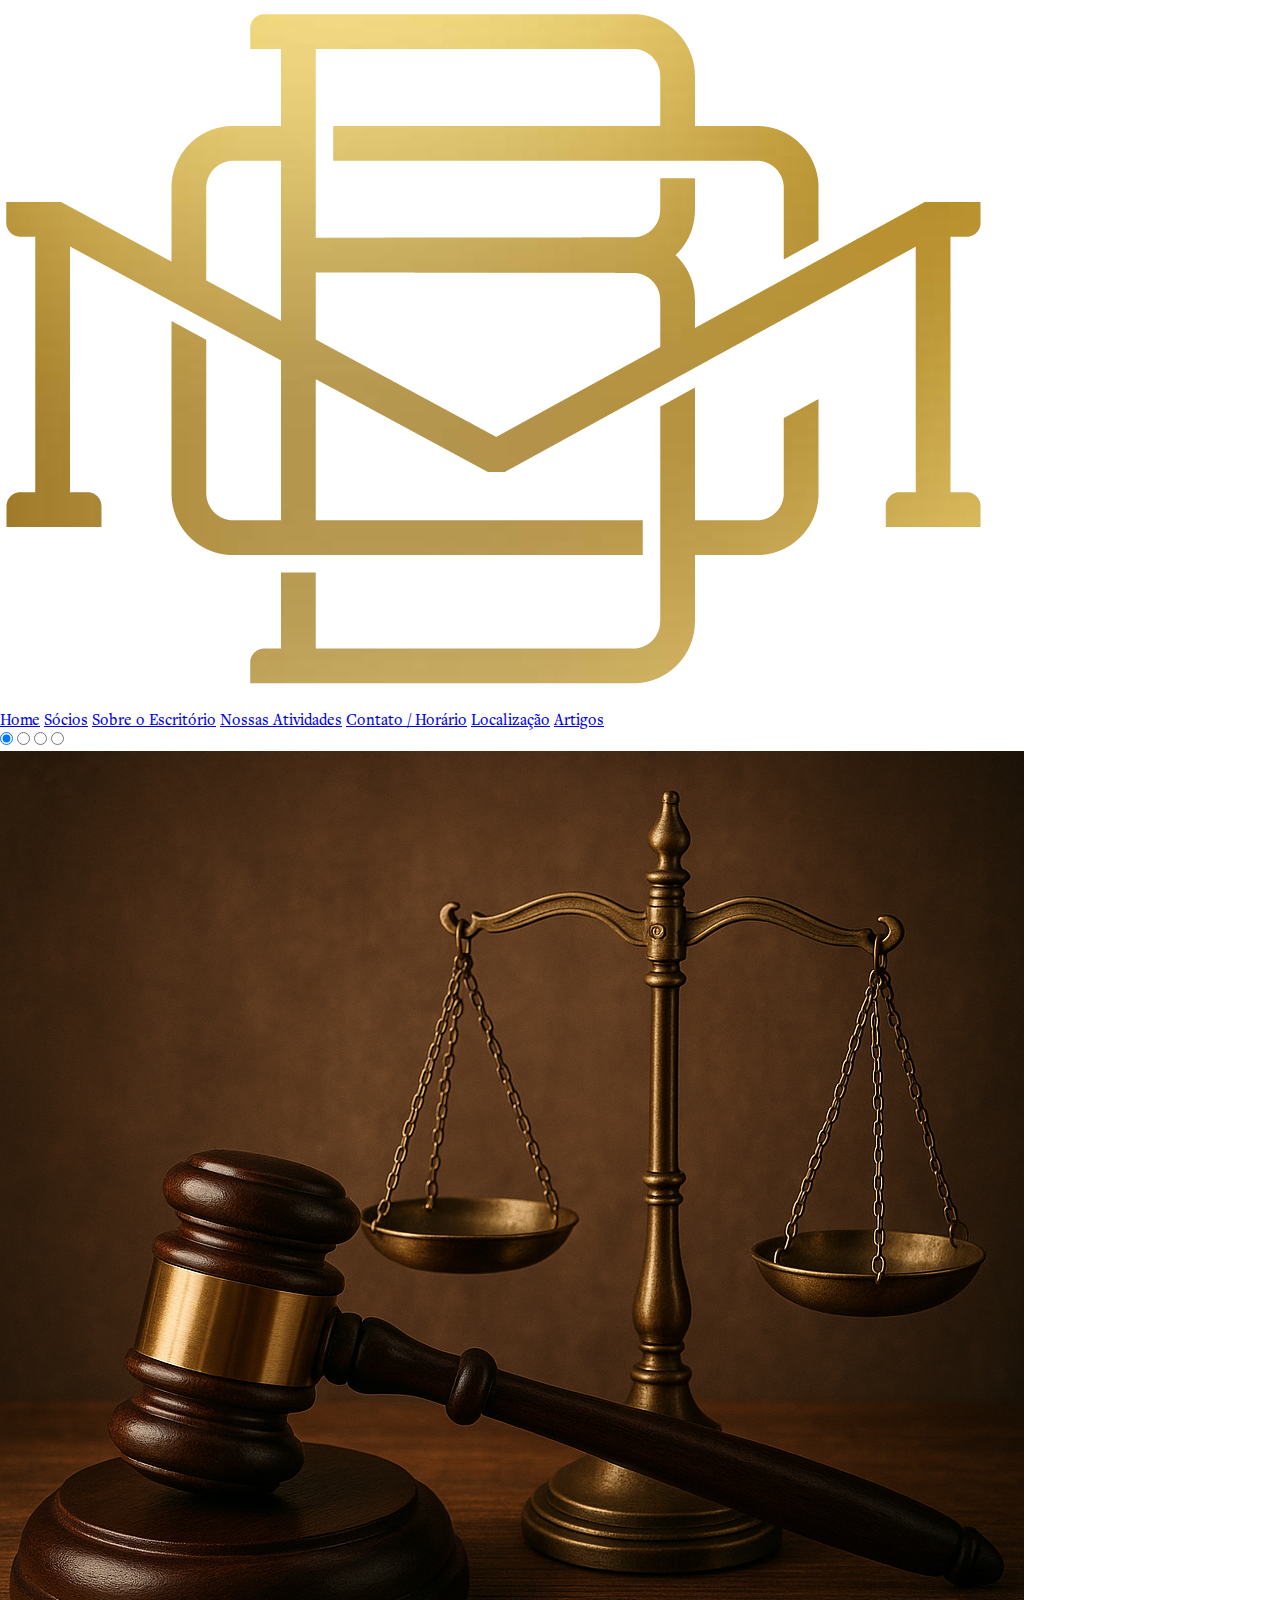
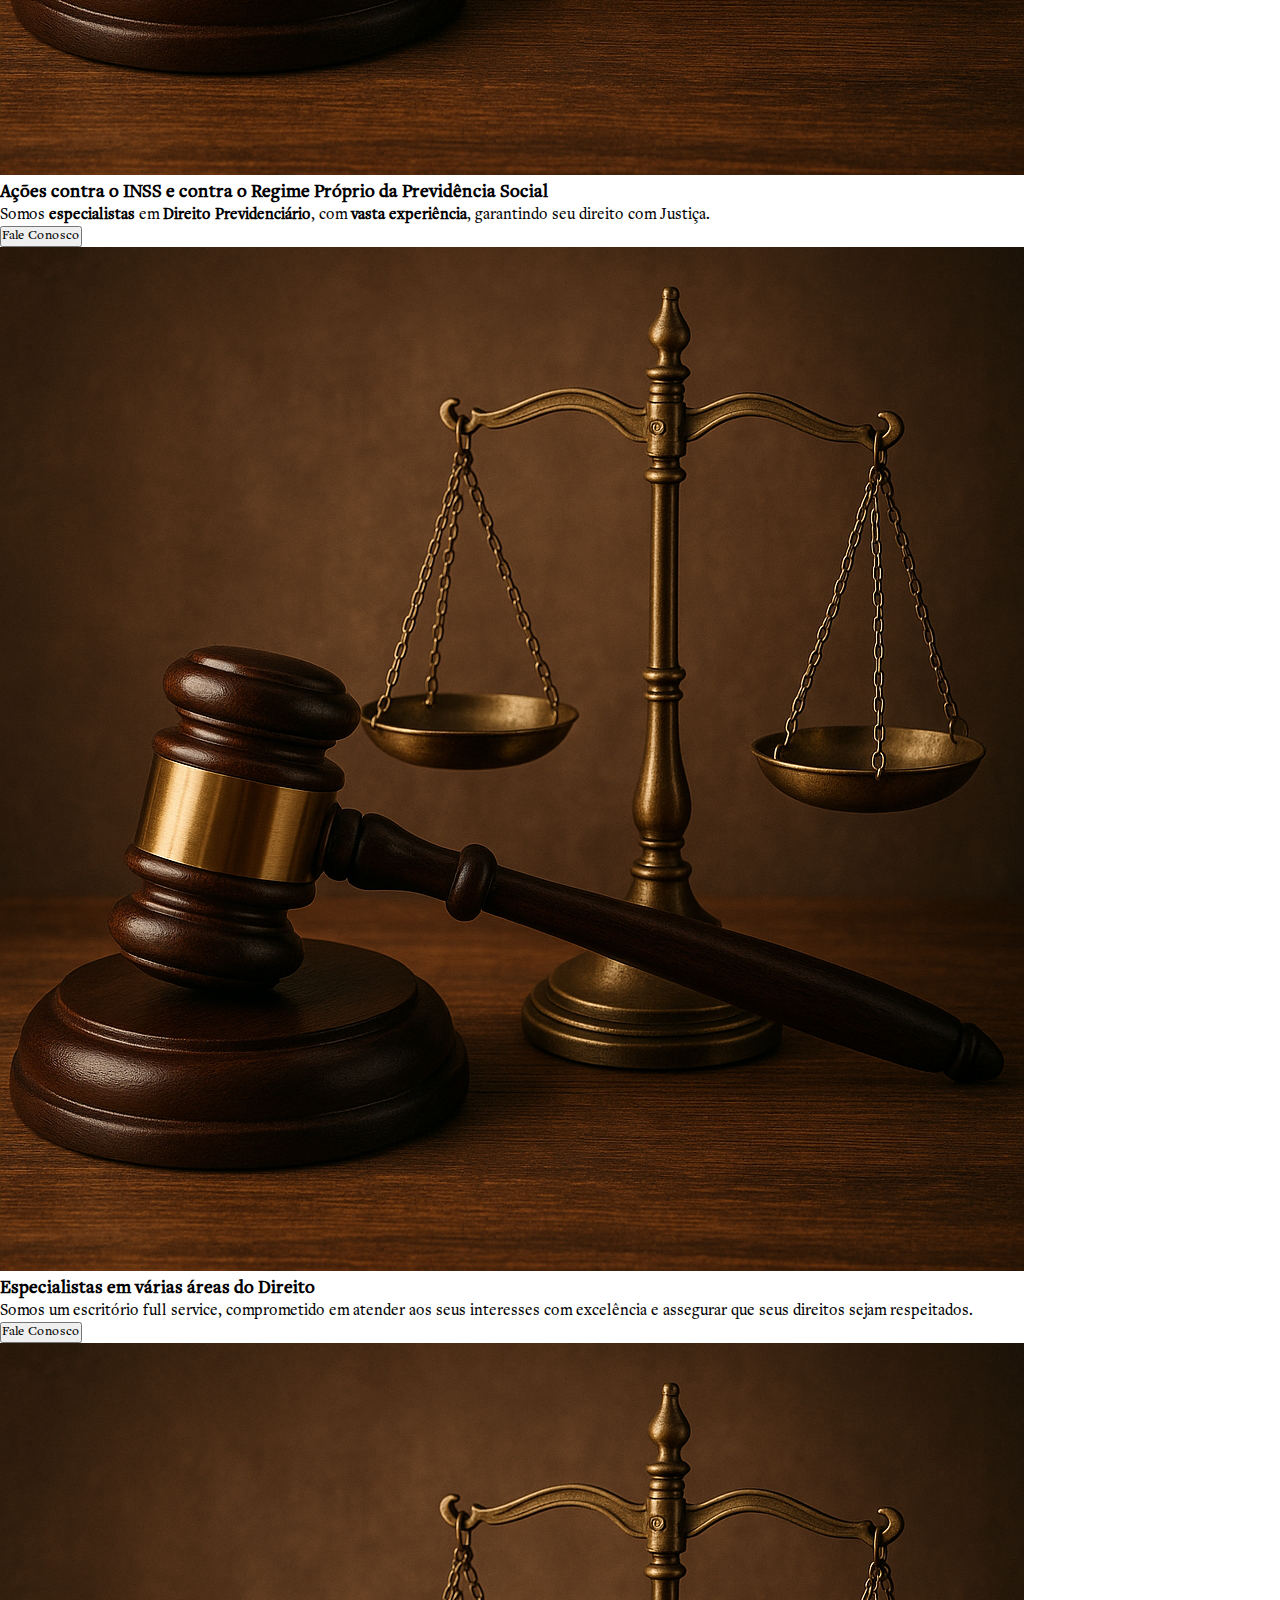
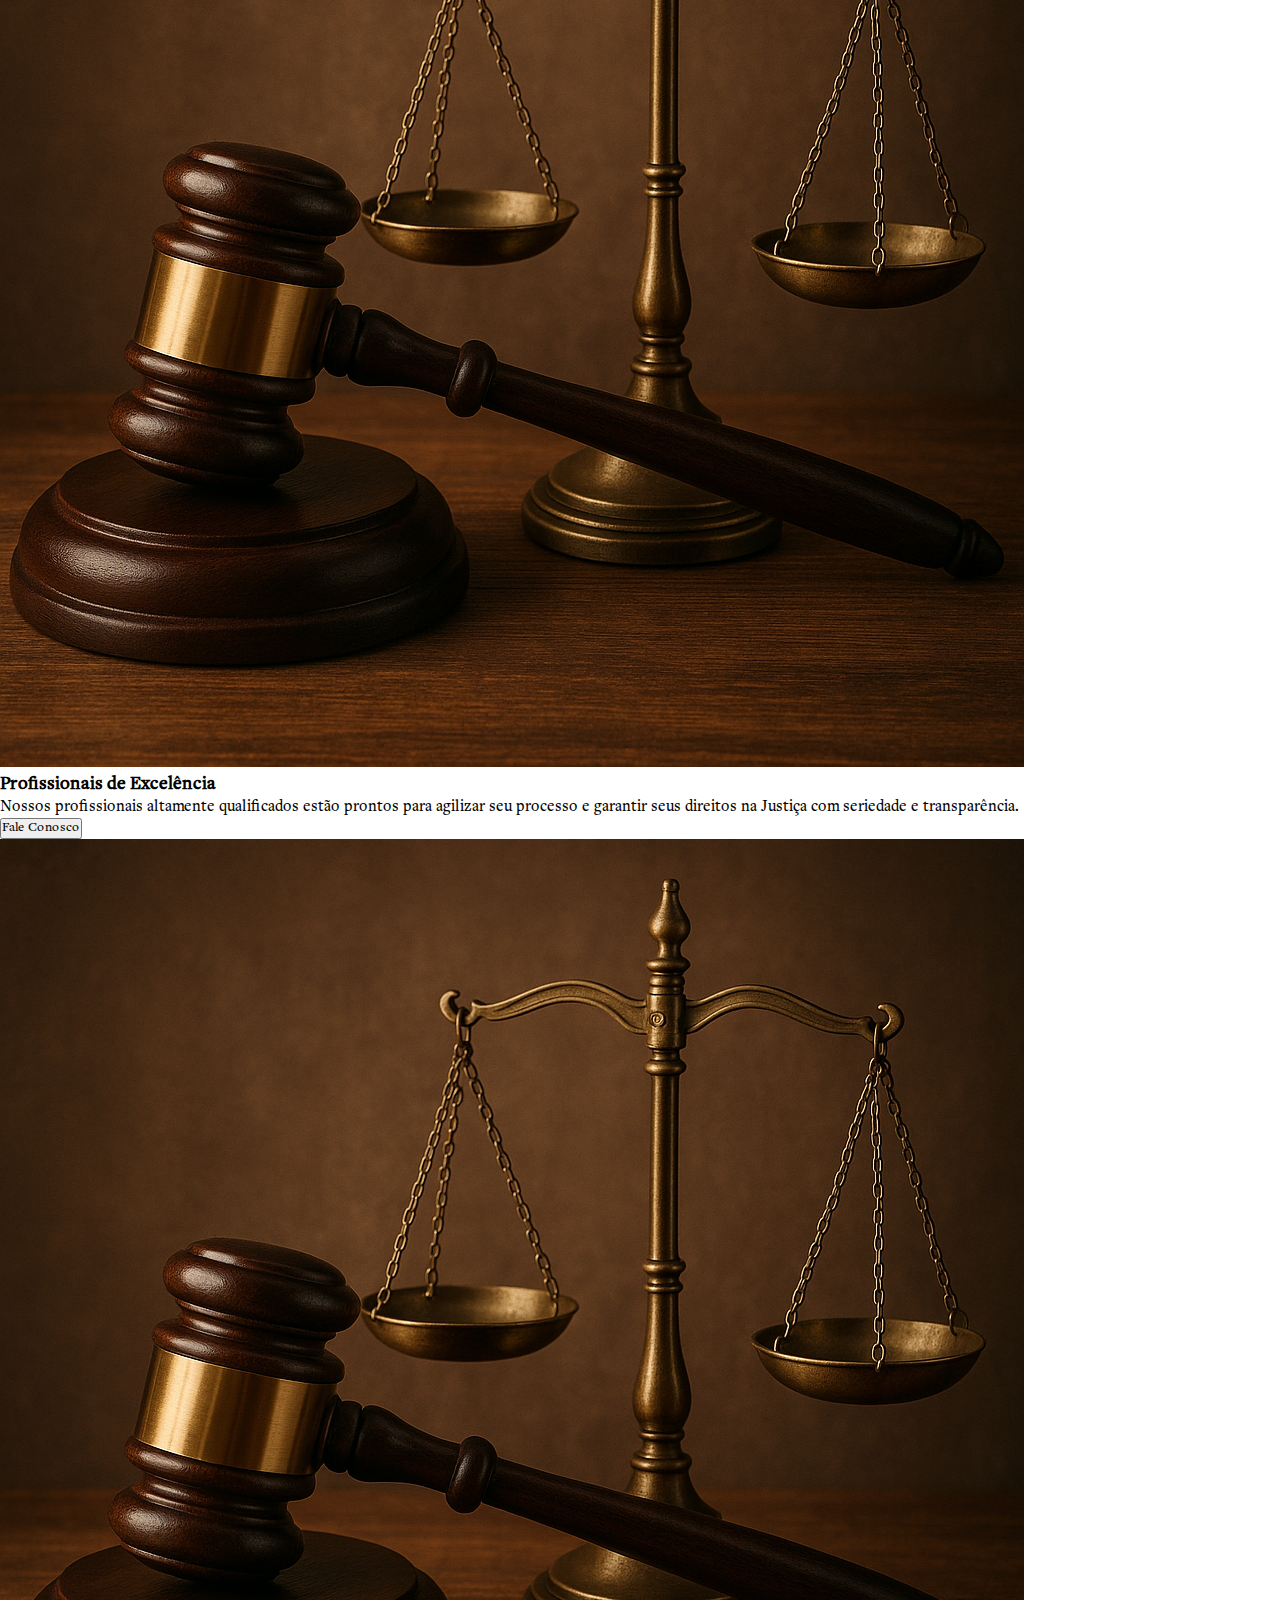
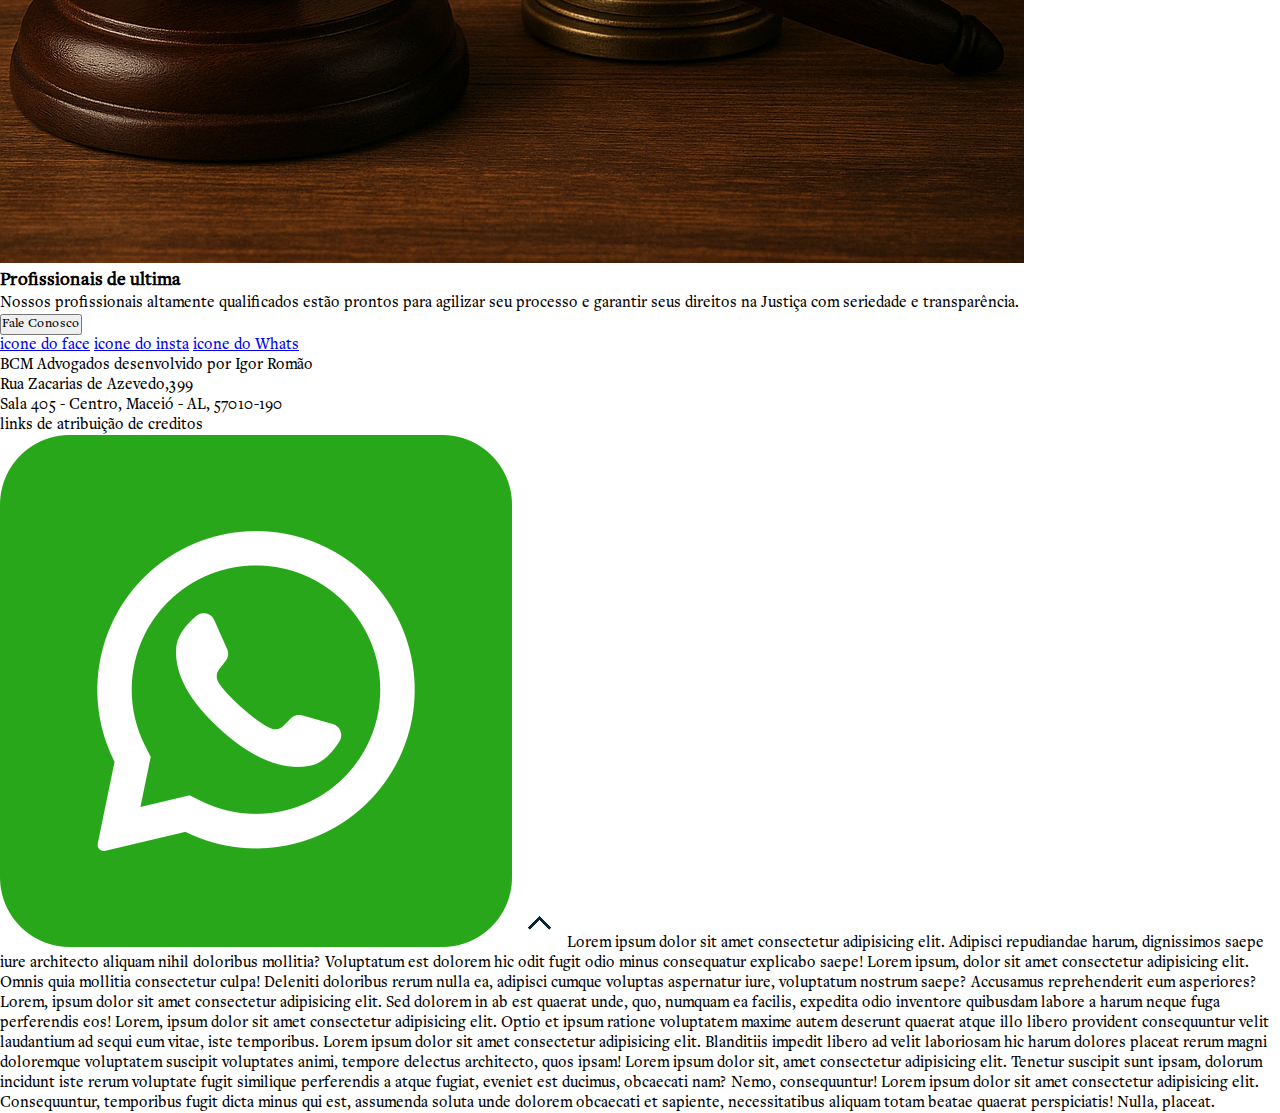
<file: index.html>
<!DOCTYPE html>
<html lang="pt-br">
<head> 
    <link rel="stylesheet" href="src/CSS/style.css">
    <script src="src/JS/script.js" defer></script>
    <meta charset="UTF-8">
    <meta name="viewport" content="width=device-width, initial-scale=1.0">
    <link rel="shortcut icon" href="src/img/img/favicon-32x32.png" type="image/x-icon">
    <title>Advogados :: BCM </title>
</head>
<body>
    <!-- Cabeçario -->
    <header id="Home">
        <div class="camera">
            <!-- Espaço das cameras de tela -->
        </div>
        <h1>
            <img src="src/img/img/SIMBOLO BCM 1.png" alt="logo da BCM">
        </h1>

<!-- 
            <nav class="nav_desktop">
                <a href="#Home">Home</a>
                <a href="#Socio">Sócios</a>
                <a href="#Sobre">Sobre o Escritório</a>
                <a href="#Atividades">Nossas Atividades</a>
                <a href="#Contato">Contato / Horário</a>
                <a href="#Localizaco">Localização</a>
                <a href="#Artigo">Artigos</a>
            </nav> -->
            
        </div>
    </header>
    <div class="container_de_navegacao">
        <div onclick="Abre_e_fecha_menu()" class="menu_colunas">
            <div id="colunas_1" class="colunas"></div>
            <div id="colunas_2" class="colunas  coluna_2_open coluna_2_closed"></div>
            <div id="colunas_3" class="colunas  coluna_3_closed coluna_3_open"></div>
        </div>
           
    </div>
    <nav id="Caixa_de_navegacao" class="nav_mobile caixa_M_closed">
        <a class="link_alteravel" onclick="Abre_e_fecha_menu()" href="#Home">Home</a>
        <a class="link_alteravel" onclick="Abre_e_fecha_menu()" href="#Socio">Sócios</a>
        <a class="link_alteravel" onclick="Abre_e_fecha_menu()" href="#Sobre">Sobre o Escritório</a>
        <a class="link_alteravel" onclick="Abre_e_fecha_menu()" href="#Atividades">Nossas Atividades</a>
        <a class="link_alteravel" onclick="Abre_e_fecha_menu()" href="#Contato">Contato / Horário</a>
        <a class="link_alteravel" onclick="Abre_e_fecha_menu()" href="#Localizaco">Localização</a>
        <a class="link_alteravel" onclick="Abre_e_fecha_menu()" href="#Artigo">Artigos</a>
    </nav>
    <!-- conteudo principal do site -->
    <main>
        <!-- Apresentação de slides -->
         <div class="Apresentacao">
            
            <!-- Radio button -->

            <!-- slides que vão alterar entre si -->
            <div class="slides">
                <input type="radio" name="radio_btn_slid" id="slide_1" checked>
                <input type="radio" name="radio_btn_slid" id="slide_2">
                <input type="radio" name="radio_btn_slid" id="slide_3">
                <input type="radio" name="radio_btn_slid" id="slide_4">

                <div class="slide slide_1 first">
                    <img src="src/img/img/ChatGPT Image 24 de jul. de 2025, 11_12_32.png" alt="imagem de uma balança e um martelo ao fundo">
                    <h3>
                        Ações contra o INSS e contra o Regime Próprio da Previdência Social
                    </h3>
                    <p>
                        Somos <strong>especialistas</strong> em <strong> Direito Previdenciário</strong>, com <strong> vasta experiência</strong>, garantindo seu direito com Justiça.
                    </p>
                    <button>Fale Conosco</button>
                </div>
                <div class="slide slide_2">
                    <img src="src/img/img/ChatGPT Image 24 de jul. de 2025, 11_12_32.png" alt="imagem de uma balança e um martelo ao fundo">
                    <h3>Especialistas em várias áreas do Direito</h3>
                    <p>Somos um escritório full service, comprometido em atender aos seus interesses com excelência e assegurar que seus direitos sejam respeitados.</p>
                    <button>Fale Conosco</button>
                </div>
                <div class="slide slide_3">
                    <img src="src/img/img/ChatGPT Image 24 de jul. de 2025, 11_12_32.png" alt="imagem de uma balança e um martelo ao fundo">
                    <h3>Profissionais de Excelência</h3>
                    <p>Nossos profissionais altamente qualificados estão prontos para agilizar seu processo e garantir seus direitos na Justiça com seriedade e transparência.</p>
                    <button>Fale Conosco</button>
                </div>
                <div class="slide slide_4">
                    <img src="src/img/img/ChatGPT Image 24 de jul. de 2025, 11_12_32.png" alt="imagem de uma balança e um martelo ao fundo">
                    <h3>Profissionais de ultima</h3>
                    <p>Nossos profissionais altamente qualificados estão prontos para agilizar seu processo e garantir seus direitos na Justiça com seriedade e transparência.</p>
                    <button>Fale Conosco</button>
                </div>
            </div>

            <div class="navegacao-manual">
                <label name="btn_manual" class="manual-btn manual-btn-selected" onclick="selecionar_slide()" for="slide_1"></label>
                <label name="btn_manual" class="manual-btn" onclick="selecionar_slide()" for="slide_2"></label>
                <label name="btn_manual" class="manual-btn" onclick="selecionar_slide()" for="slide_3"></label>
                <label name="btn_manual" class="manual-btn" onclick="selecionar_slide()" for="slide_4"></label>
            </div>
        </div>


        <!-- Titulos desejados -->

        <!-- Socios do Escritorio -->

        <!-- Sobre o Escritorio -->

        <!-- Nossas Atividades -->

        <!-- Nossos Contatos -->

        <!-- Localização -->

        <!-- Artigos -->
        <!-- Lembrando que o artigo tem conexão com o banco de dados -->

    </main>

    <!-- Roda-pé -->

    <footer>
        <div class="ft_icones">
            <a href="#">icone do face</a>
            <a href="#">icone do insta</a>
            <a href="#">icone do Whats</a>
        </div>
        <div class="ft_copyright">
            <p>BCM Advogados desenvolvido por Igor Romão</p>
            <p>Rua Zacarias de Azevedo,399</p>
            <p>Sala 405 - Centro, Maceió - AL, 57010-190</p>
        </div>
        <div>
            <p>links de atribuição de creditos</p>
        </div>
    </footer>
     <a class="btn_whats" href="https://api.whatsapp.com/send?phone=558291072644&text=Ol%C3%A1%20tudo%20bem%20estou%20vindo%20do%20site%20da%20BCM%20gostaria%20de%20falar%20com%20voc%C3%AAs%20sobre%20..."><img src="src/img/icon/whatsapp.png" alt="Link do whatsapp que leva cliente ao contato da empresa"></a>

    <a class="btn_subir" href="#Home"><img src="src/img/icon/stat_1_47dp_05273A_FILL0_wght400_GRAD0_opsz48.png" alt="Subir ao topo"></a>
</body>
Lorem ipsum dolor sit amet consectetur adipisicing elit. Adipisci repudiandae harum, dignissimos saepe iure architecto aliquam nihil doloribus mollitia? Voluptatum est dolorem hic odit fugit odio minus consequatur explicabo saepe!
Lorem ipsum, dolor sit amet consectetur adipisicing elit. Omnis quia mollitia consectetur culpa! Deleniti doloribus rerum nulla ea, adipisci cumque voluptas aspernatur iure, voluptatum nostrum saepe? Accusamus reprehenderit eum asperiores?
Lorem, ipsum dolor sit amet consectetur adipisicing elit. Sed dolorem in ab est quaerat unde, quo, numquam ea facilis, expedita odio inventore quibusdam labore a harum neque fuga perferendis eos!
Lorem, ipsum dolor sit amet consectetur adipisicing elit. Optio et ipsum ratione voluptatem maxime autem deserunt quaerat atque illo libero provident consequuntur velit laudantium ad sequi eum vitae, iste temporibus.
Lorem ipsum dolor sit amet consectetur adipisicing elit. Blanditiis impedit libero ad velit laboriosam hic harum dolores placeat rerum magni doloremque voluptatem suscipit voluptates animi, tempore delectus architecto, quos ipsam!
Lorem ipsum dolor sit, amet consectetur adipisicing elit. Tenetur suscipit sunt ipsam, dolorum incidunt iste rerum voluptate fugit similique perferendis a atque fugiat, eveniet est ducimus, obcaecati nam? Nemo, consequuntur!
Lorem ipsum dolor sit amet consectetur adipisicing elit. Consequuntur, temporibus fugit dicta minus qui est, assumenda soluta unde dolorem obcaecati et sapiente, necessitatibus aliquam totam beatae quaerat perspiciatis! Nulla, placeat.
</html>
</file>
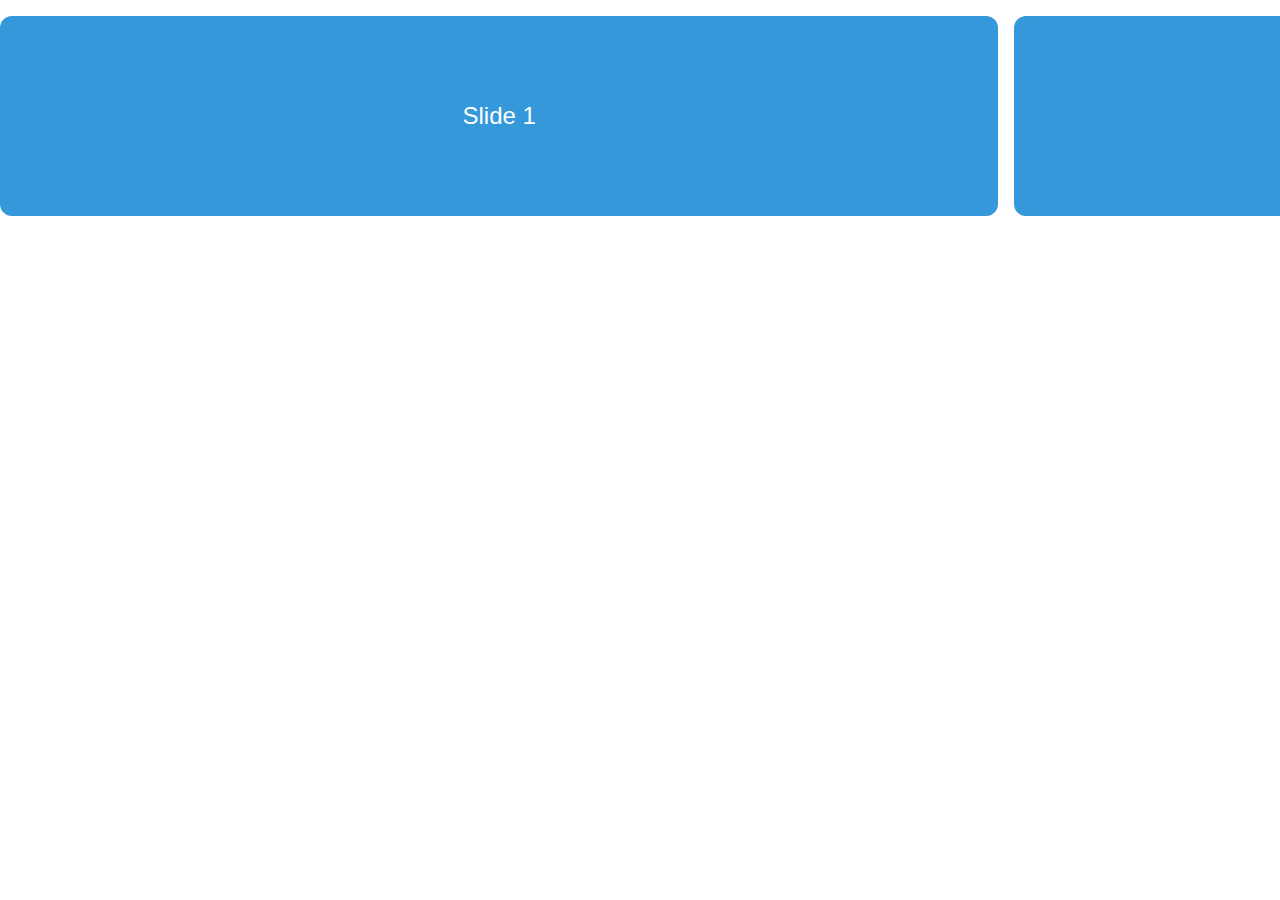
<file: teste.html>
<!DOCTYPE html>
<html lang="pt-BR">
<head>
  <meta charset="UTF-8" />
  <meta name="viewport" content="width=device-width, initial-scale=1.0" />
  <title>Slide Horizontal</title>
  <style>
    body {
      margin: 0;
      padding: 0;
      overflow-x: hidden;
      font-family: sans-serif;
    }

    .carrossel {
      display: flex;
      overflow-x: auto;
      scroll-snap-type: x mandatory;
      -webkit-overflow-scrolling: touch;
      gap: 16px;
      padding: 16px;
    }

    .slide {
      flex: 0 0 80%;
      height: 200px;
      background-color: #3498db;
      border-radius: 12px;
      scroll-snap-align: start;
      display: flex;
      align-items: center;
      justify-content: center;
      color: white;
      font-size: 24px;
    }

    /* Opcional: Remover scrollbar visual */
    .carrossel::-webkit-scrollbar {
      display: none;
    }
  </style>
</head>
<body>

  <div id="carrossel" class="carrossel">
    <div class="slide">Slide 1</div>
    <div class="slide">Slide 2</div>
    <div class="slide">Slide 3</div>
    <div class="slide">Slide 4</div>
  </div>

</body>

<script>
  const carrossel = document.getElementById('carrossel');

  carrossel.addEventListener('scroll', () => {
    console.log('Scroll horizontal atual:', carrossel.scrollLeft);
  });
</script>
</html>
</file>
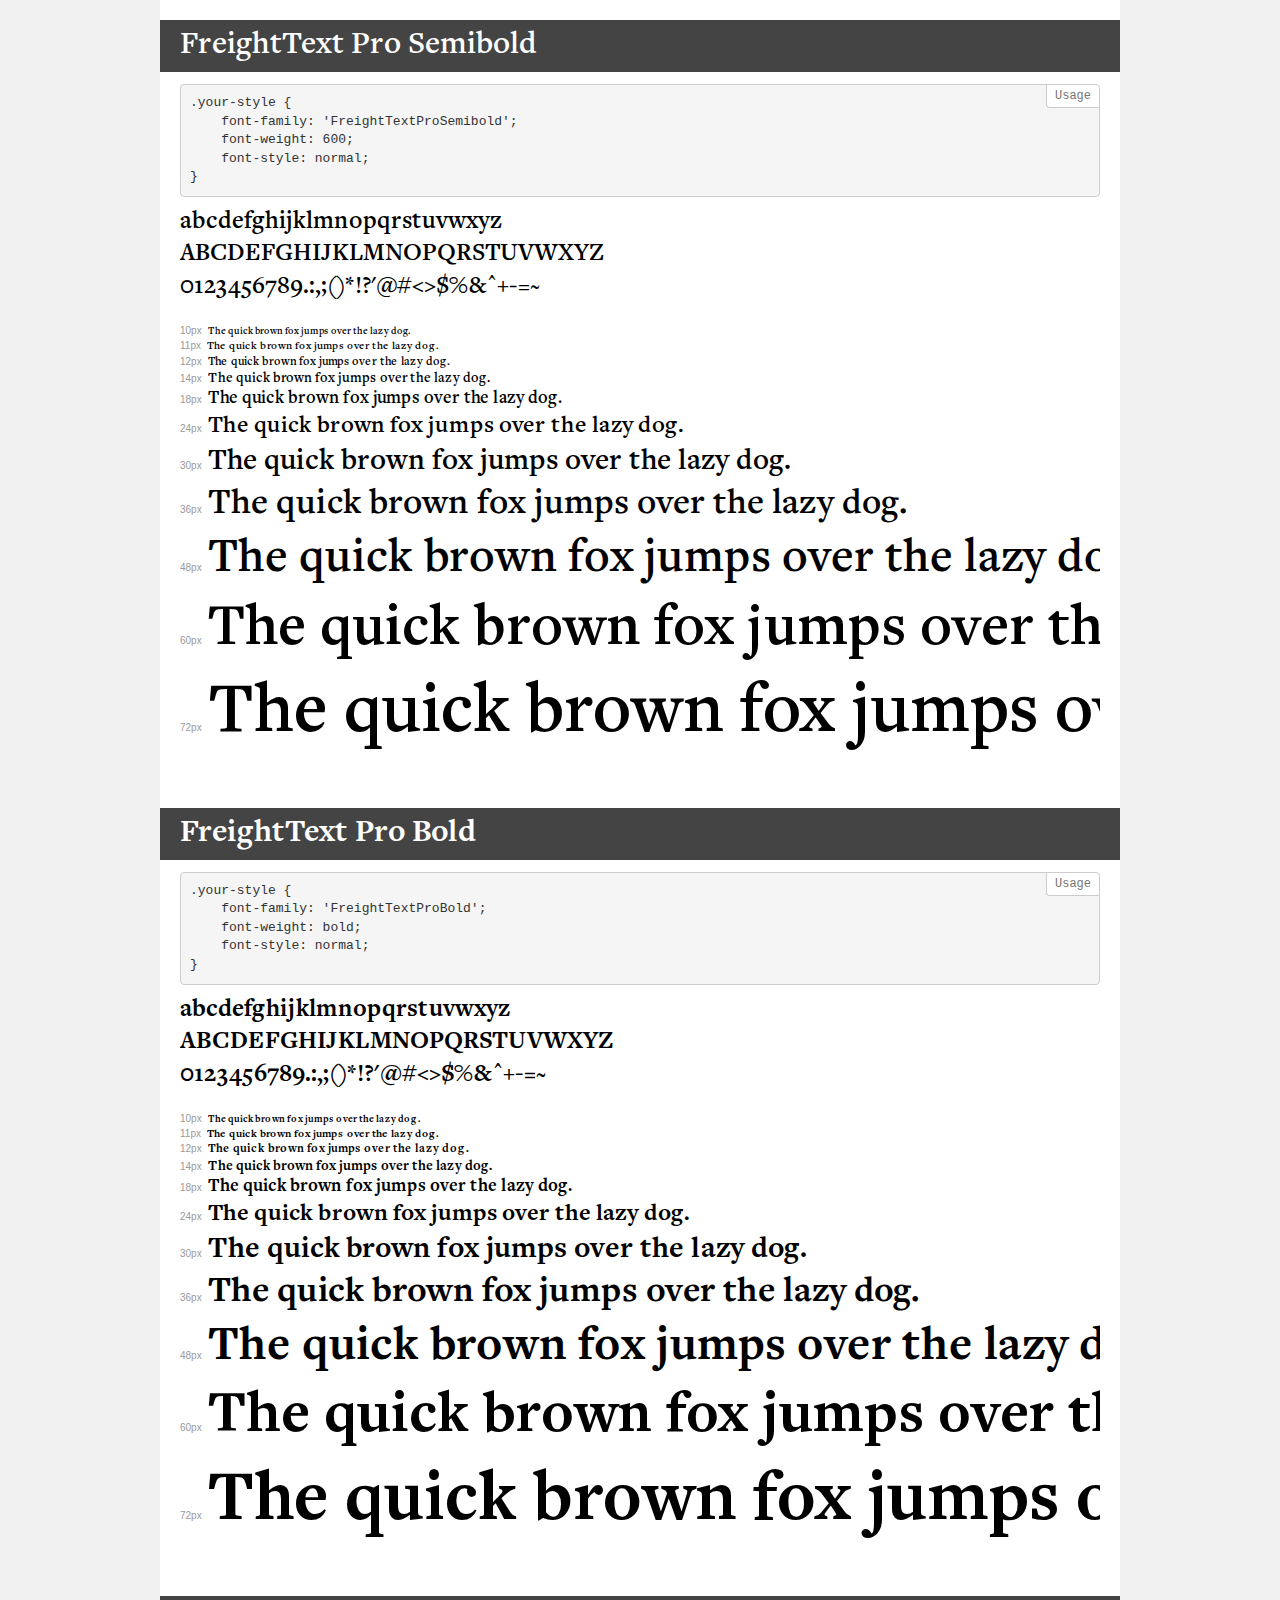
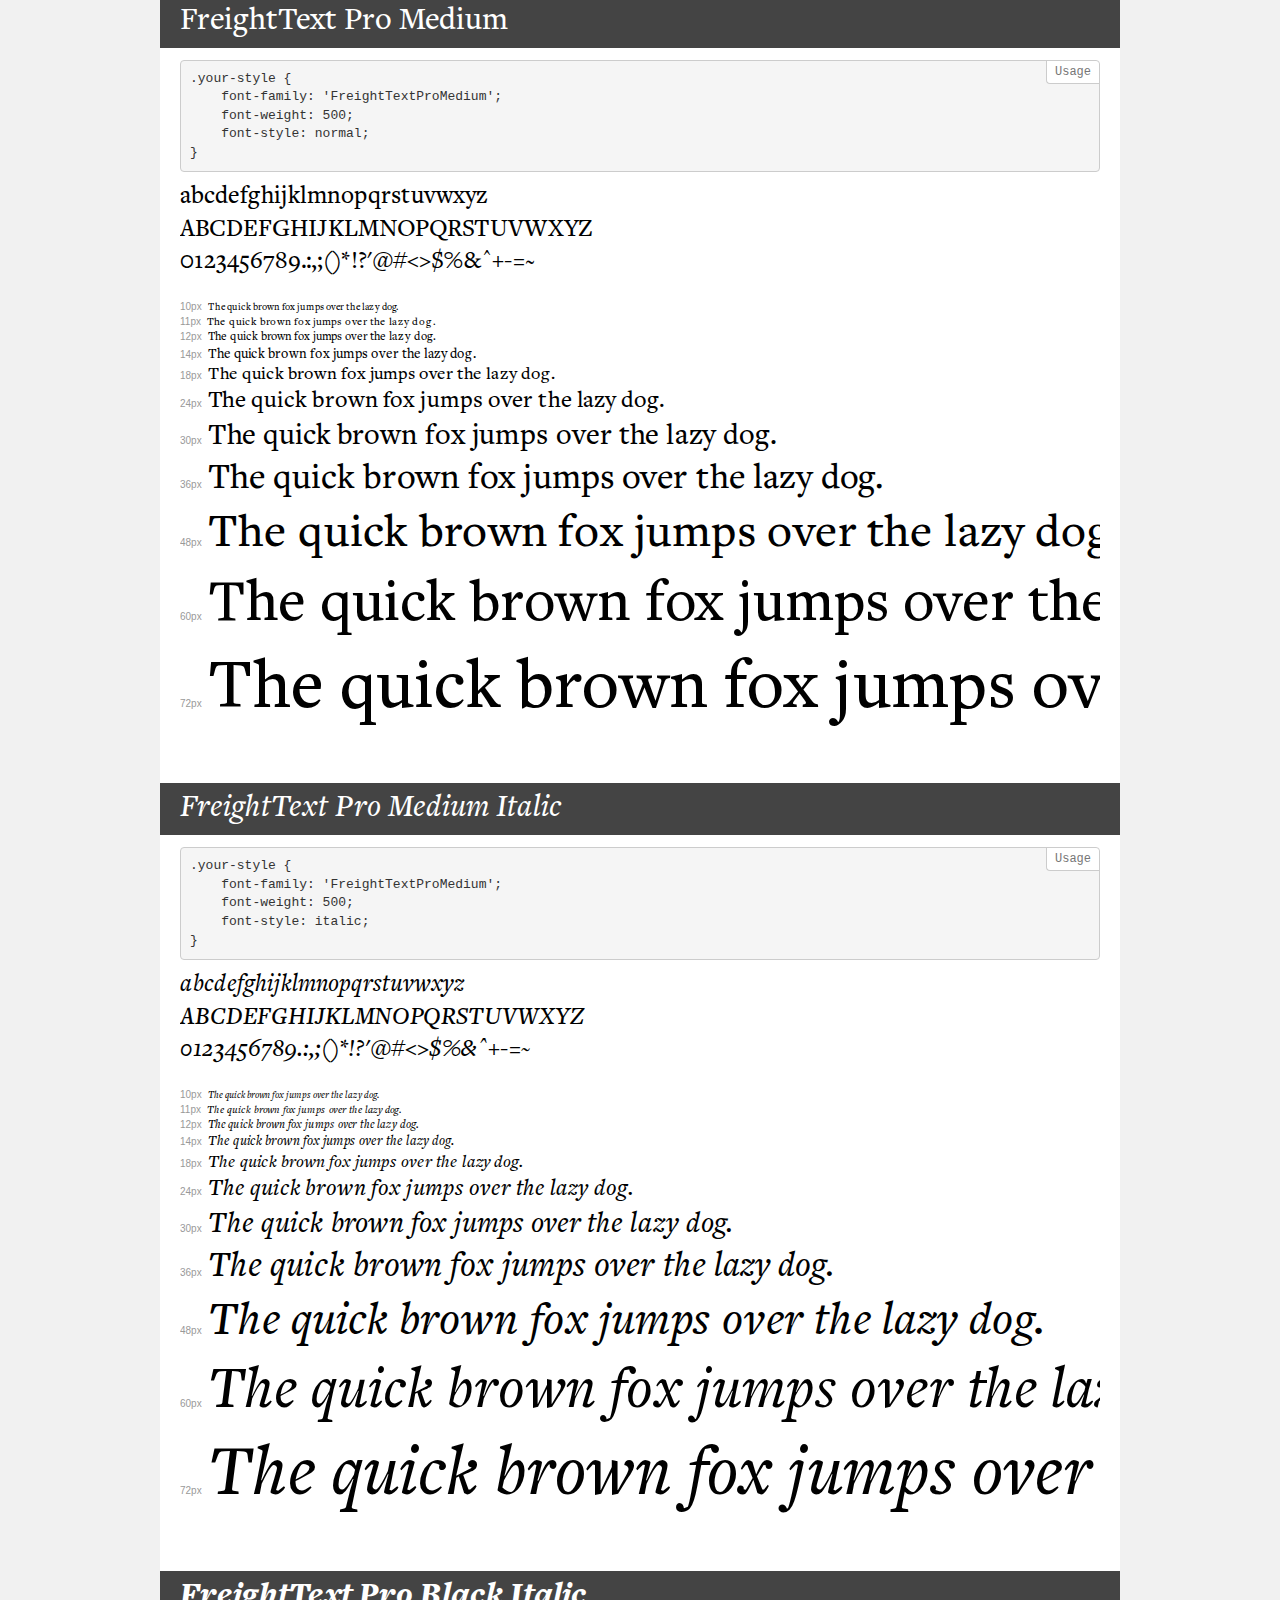
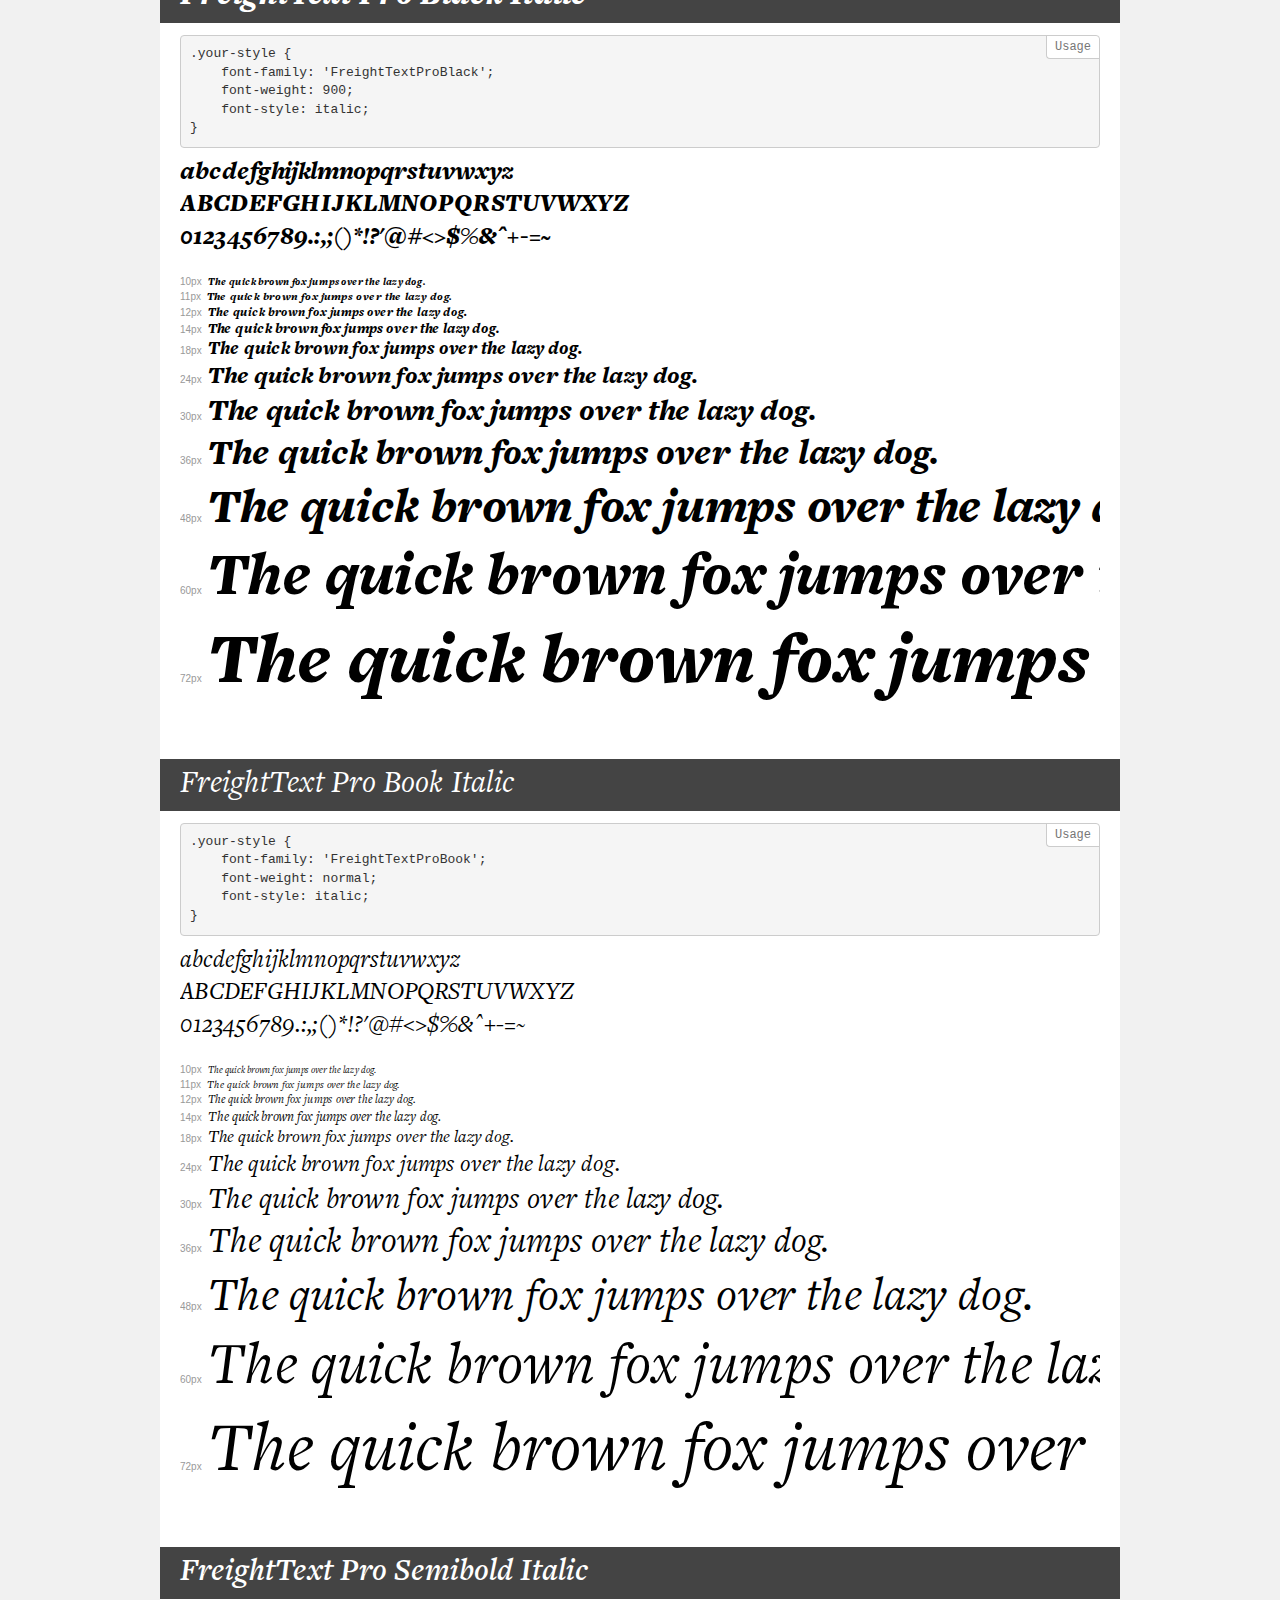
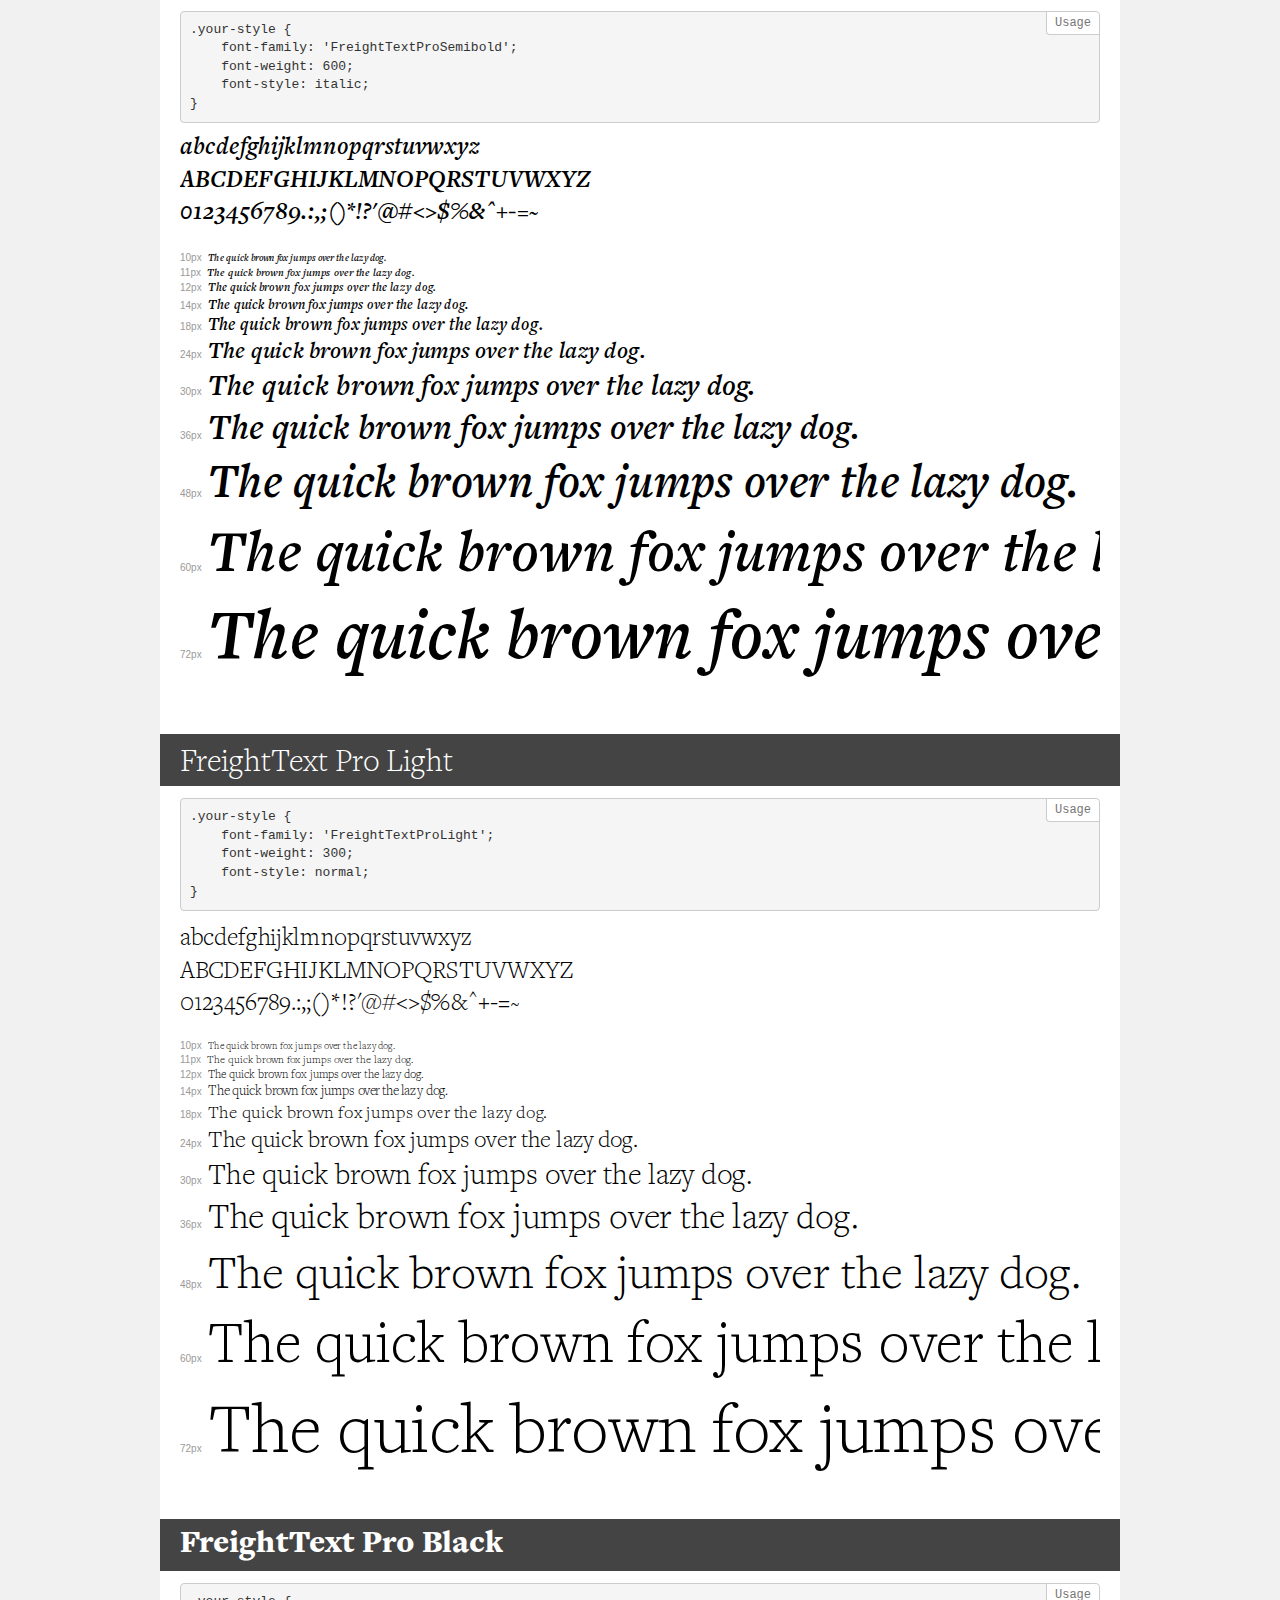
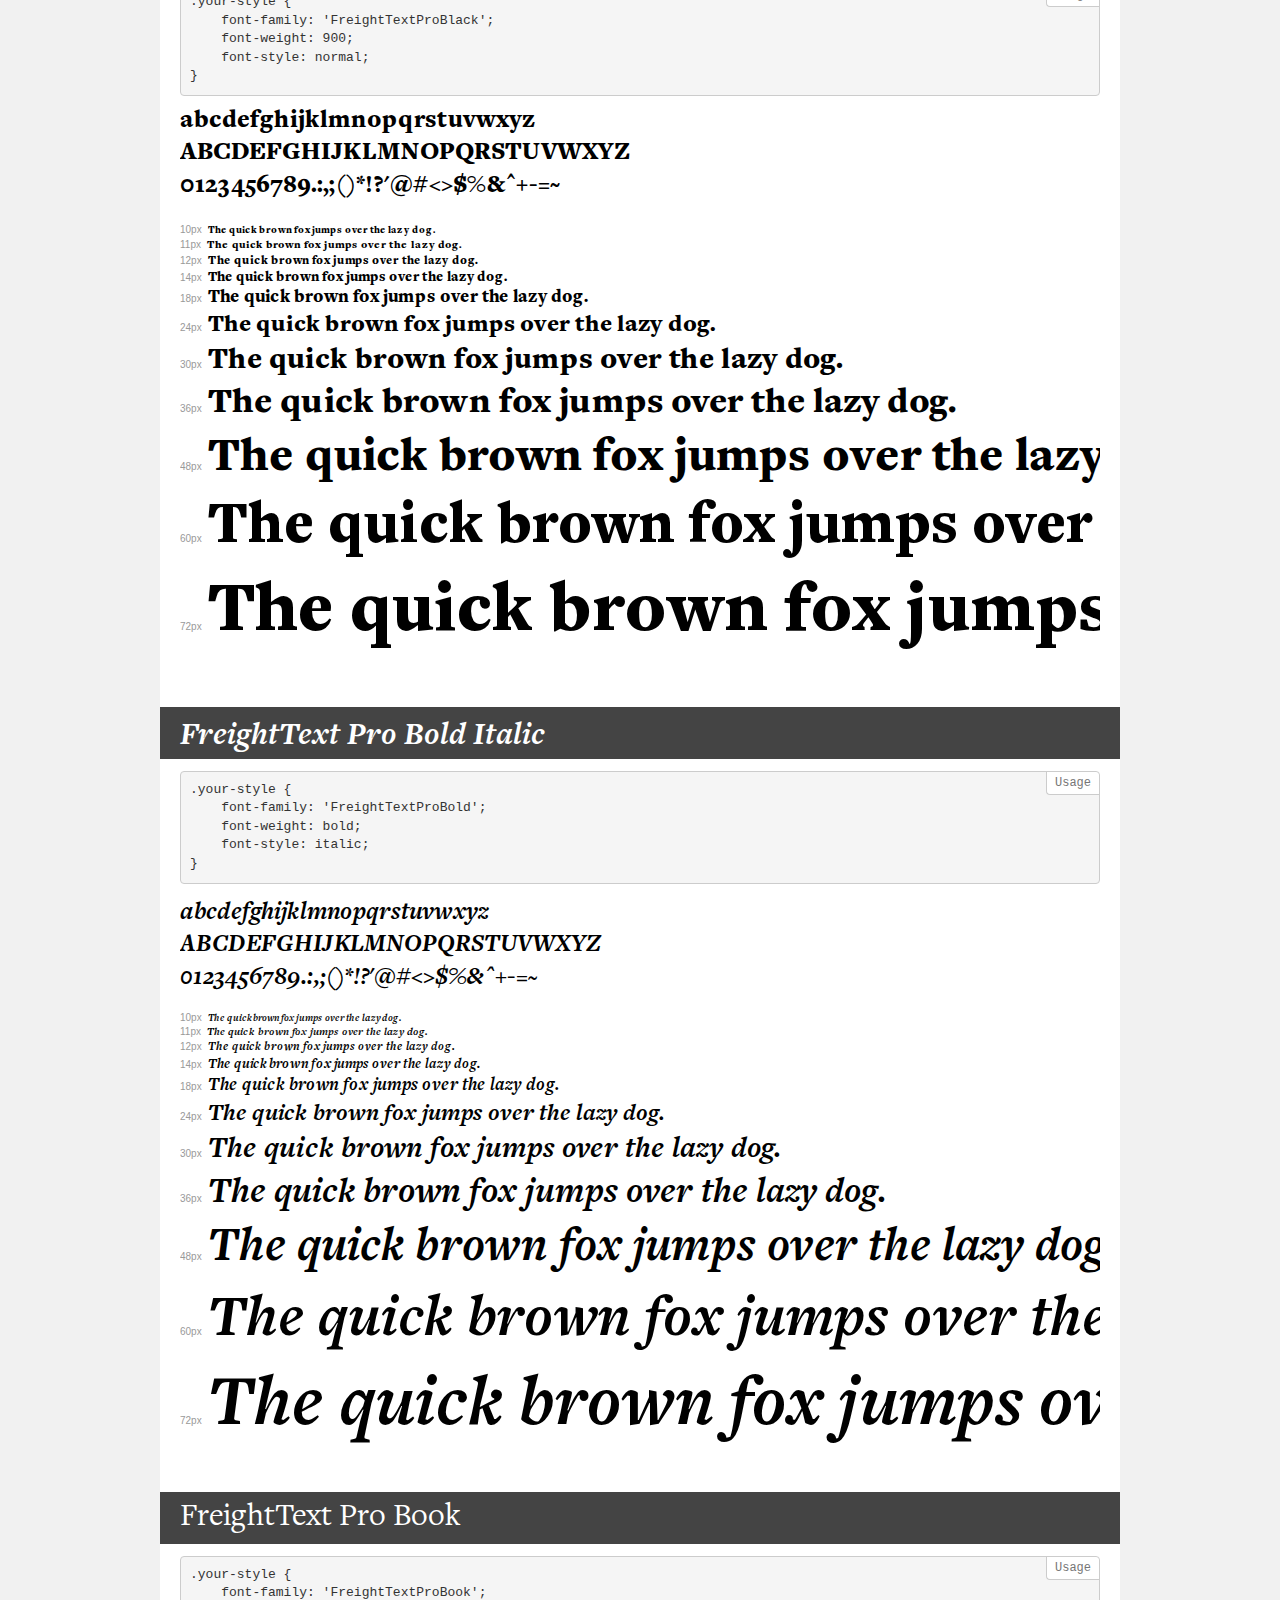
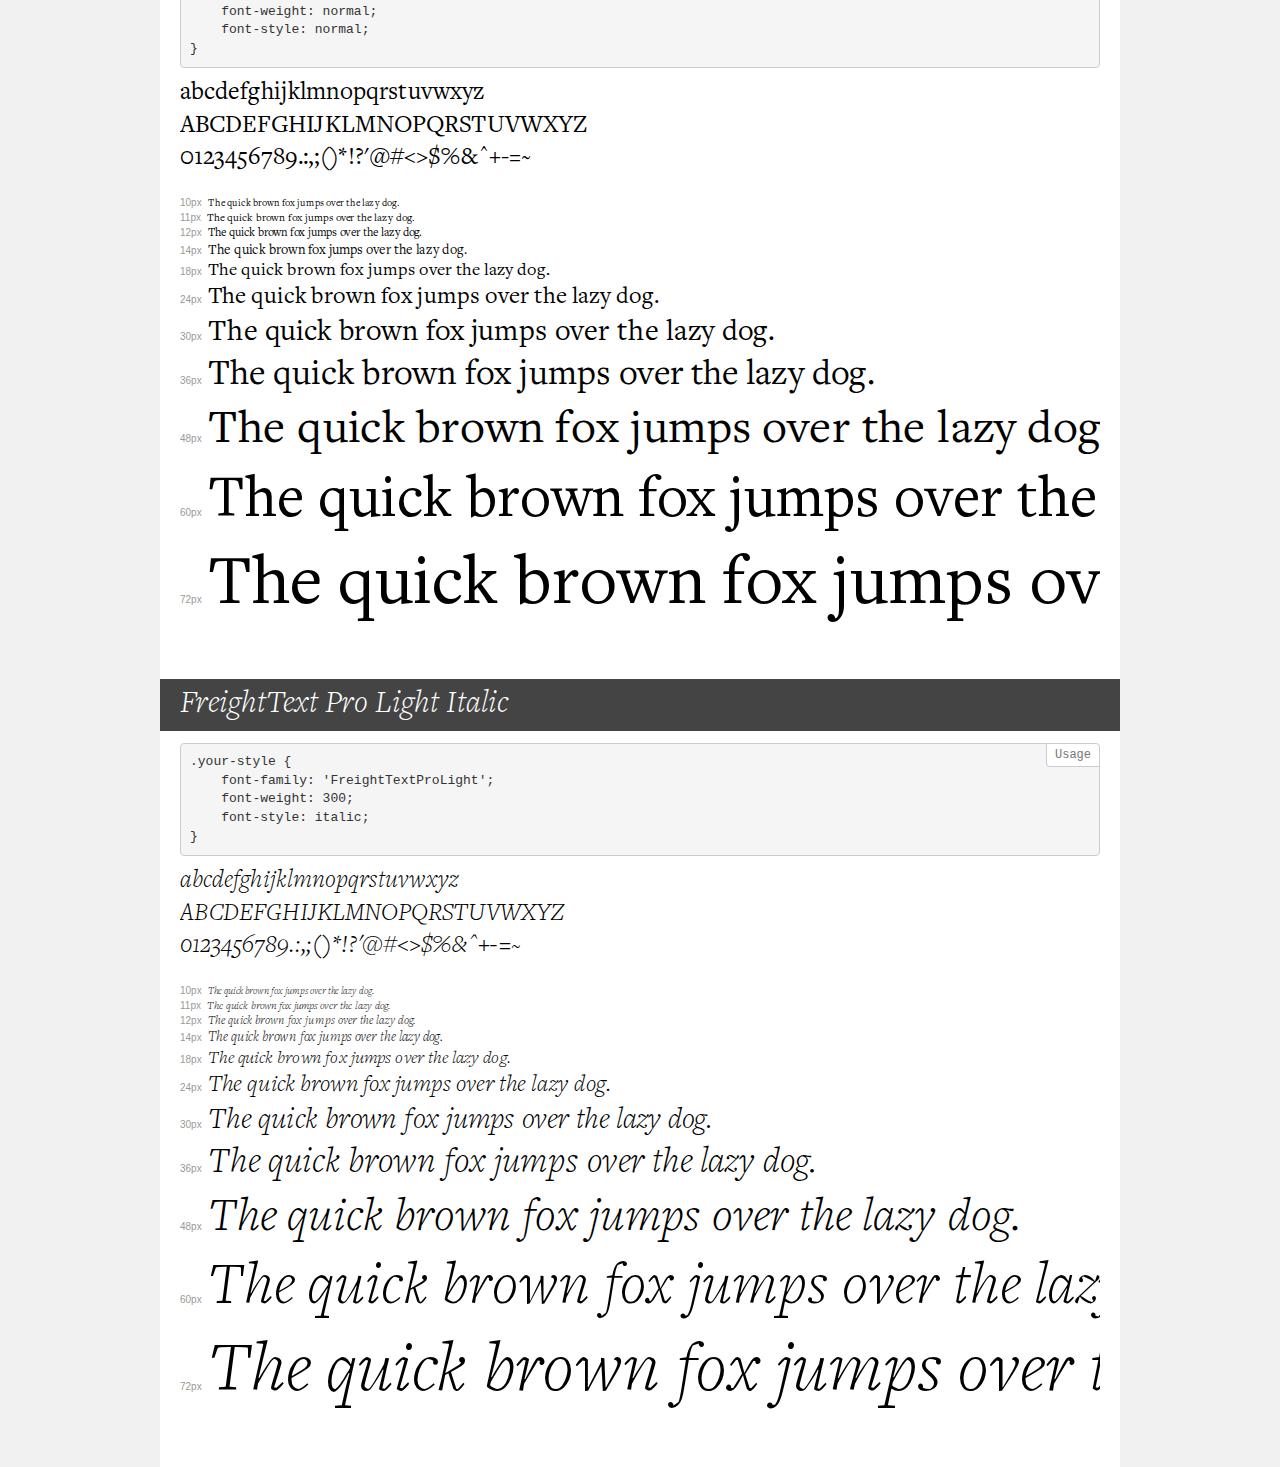
<file: src/Fonts/demo.html>
<!DOCTYPE html>
<html>
<head>
    <meta charset="utf-8">
    <meta http-equiv="X-UA-Compatible" content="IE=edge">
    <meta name="viewport" content="width=device-width, initial-scale=1">
    <meta name="robots" content="noindex, noarchive">
    <meta name="format-detection" content="telephone=no">
    <title>Transfonter demo</title>
    <link href="stylesheet.css" rel="stylesheet">
    <style>
        /*
        http://meyerweb.com/eric/tools/css/reset/
        v2.0 | 20110126
        License: none (public domain)
        */
        html, body, div, span, applet, object, iframe,
        h1, h2, h3, h4, h5, h6, p, blockquote, pre,
        a, abbr, acronym, address, big, cite, code,
        del, dfn, em, img, ins, kbd, q, s, samp,
        small, strike, strong, sub, sup, tt, var,
        b, u, i, center,
        dl, dt, dd, ol, ul, li,
        fieldset, form, label, legend,
        table, caption, tbody, tfoot, thead, tr, th, td,
        article, aside, canvas, details, embed,
        figure, figcaption, footer, header, hgroup,
        menu, nav, output, ruby, section, summary,
        time, mark, audio, video {
            margin: 0;
            padding: 0;
            border: 0;
            font-size: 100%;
            font: inherit;
            vertical-align: baseline;
        }
        /* HTML5 display-role reset for older browsers */
        article, aside, details, figcaption, figure,
        footer, header, hgroup, menu, nav, section {
            display: block;
        }
        body {
            line-height: 1;
        }
        ol, ul {
            list-style: none;
        }
        blockquote, q {
            quotes: none;
        }
        blockquote:before, blockquote:after,
        q:before, q:after {
            content: '';
            content: none;
        }
        table {
            border-collapse: collapse;
            border-spacing: 0;
        }
        /* common styles */
        body {
            background: #f1f1f1;
            color: #000;
        }
        .page {
            background: #fff;
            width: 920px;
            margin: 0 auto;
            padding: 20px 20px 0 20px;
            overflow: hidden;
        }
        .font-container {
            overflow-x: auto;
            overflow-y: hidden;
            margin-bottom: 40px;
            line-height: 1.3;
            white-space: nowrap;
            padding-bottom: 5px;
        }
        h1 {
            position: relative;
            background: #444;
            font-size: 32px;
            color: #fff;
            padding: 10px 20px;
            margin: 0 -20px 12px -20px;
        }
        .letters {
            font-size: 25px;
            margin-bottom: 20px;
        }
        .s10:before {
            content: '10px';
        }
        .s11:before {
            content: '11px';
        }
        .s12:before {
            content: '12px';
        }
        .s14:before {
            content: '14px';
        }
        .s18:before {
            content: '18px';
        }
        .s24:before {
            content: '24px';
        }
        .s30:before {
            content: '30px';
        }
        .s36:before {
            content: '36px';
        }
        .s48:before {
            content: '48px';
        }
        .s60:before {
            content: '60px';
        }
        .s72:before {
            content: '72px';
        }
        .s10:before, .s11:before, .s12:before, .s14:before,
        .s18:before, .s24:before, .s30:before, .s36:before,
        .s48:before, .s60:before, .s72:before {
            font-family: Arial, sans-serif;
            font-size: 10px;
            font-weight: normal;
            font-style: normal;
            color: #999;
            padding-right: 6px;
        }
        pre {
            display: block;
            position: relative;
            padding: 9px;
            margin: 0 0 10px;
            font-family: Monaco, Menlo, Consolas, "Courier New", monospace !important;
            font-size: 13px;
            line-height: 1.428571429;
            color: #333;
            font-weight: normal !important;
            font-style: normal !important;
            background-color: #f5f5f5;
            border: 1px solid #ccc;
            overflow-x: auto;
            border-radius: 4px;
        }
        pre:after {
            display: block;
            position: absolute;
            right: 0;
            top: 0;
            content: 'Usage';
            line-height: 1;
            padding: 5px 8px;
            font-size: 12px;
            color: #767676;
            background-color: #fff;
            border: 1px solid #ccc;
            border-right: none;
            border-top: none;
            border-radius: 0 4px 0 4px;
            z-index: 10;
        }
        /* responsive */
        @media (max-width: 959px) {
            .page {
                width: auto;
                margin: 0;
            }
        }
    </style>
</head>
<body>
<div class="page">
    <div class="demo" style="font-family: 'FreightTextProSemibold'; font-weight: 600; font-style: normal;">
        <h1>FreightText Pro Semibold</h1>
        <pre>.your-style {
    font-family: 'FreightTextProSemibold';
    font-weight: 600;
    font-style: normal;
}</pre>
        <div class="font-container">
            <p class="letters">
                abcdefghijklmnopqrstuvwxyz<br>
ABCDEFGHIJKLMNOPQRSTUVWXYZ<br>
                0123456789.:,;()*!?'@#<>$%&^+-=~
            </p>
            <p class="s10" style="font-size: 10px;">The quick brown fox jumps over the lazy dog.</p>
            <p class="s11" style="font-size: 11px;">The quick brown fox jumps over the lazy dog.</p>
            <p class="s12" style="font-size: 12px;">The quick brown fox jumps over the lazy dog.</p>
            <p class="s14" style="font-size: 14px;">The quick brown fox jumps over the lazy dog.</p>
            <p class="s18" style="font-size: 18px;">The quick brown fox jumps over the lazy dog.</p>
            <p class="s24" style="font-size: 24px;">The quick brown fox jumps over the lazy dog.</p>
            <p class="s30" style="font-size: 30px;">The quick brown fox jumps over the lazy dog.</p>
            <p class="s36" style="font-size: 36px;">The quick brown fox jumps over the lazy dog.</p>
            <p class="s48" style="font-size: 48px;">The quick brown fox jumps over the lazy dog.</p>
            <p class="s60" style="font-size: 60px;">The quick brown fox jumps over the lazy dog.</p>
            <p class="s72" style="font-size: 72px;">The quick brown fox jumps over the lazy dog.</p>
        </div>
    </div>
    <div class="demo" style="font-family: 'FreightTextProBold'; font-weight: bold; font-style: normal;">
        <h1>FreightText Pro Bold</h1>
        <pre>.your-style {
    font-family: 'FreightTextProBold';
    font-weight: bold;
    font-style: normal;
}</pre>
        <div class="font-container">
            <p class="letters">
                abcdefghijklmnopqrstuvwxyz<br>
ABCDEFGHIJKLMNOPQRSTUVWXYZ<br>
                0123456789.:,;()*!?'@#<>$%&^+-=~
            </p>
            <p class="s10" style="font-size: 10px;">The quick brown fox jumps over the lazy dog.</p>
            <p class="s11" style="font-size: 11px;">The quick brown fox jumps over the lazy dog.</p>
            <p class="s12" style="font-size: 12px;">The quick brown fox jumps over the lazy dog.</p>
            <p class="s14" style="font-size: 14px;">The quick brown fox jumps over the lazy dog.</p>
            <p class="s18" style="font-size: 18px;">The quick brown fox jumps over the lazy dog.</p>
            <p class="s24" style="font-size: 24px;">The quick brown fox jumps over the lazy dog.</p>
            <p class="s30" style="font-size: 30px;">The quick brown fox jumps over the lazy dog.</p>
            <p class="s36" style="font-size: 36px;">The quick brown fox jumps over the lazy dog.</p>
            <p class="s48" style="font-size: 48px;">The quick brown fox jumps over the lazy dog.</p>
            <p class="s60" style="font-size: 60px;">The quick brown fox jumps over the lazy dog.</p>
            <p class="s72" style="font-size: 72px;">The quick brown fox jumps over the lazy dog.</p>
        </div>
    </div>
    <div class="demo" style="font-family: 'FreightTextProMedium'; font-weight: 500; font-style: normal;">
        <h1>FreightText Pro Medium</h1>
        <pre>.your-style {
    font-family: 'FreightTextProMedium';
    font-weight: 500;
    font-style: normal;
}</pre>
        <div class="font-container">
            <p class="letters">
                abcdefghijklmnopqrstuvwxyz<br>
ABCDEFGHIJKLMNOPQRSTUVWXYZ<br>
                0123456789.:,;()*!?'@#<>$%&^+-=~
            </p>
            <p class="s10" style="font-size: 10px;">The quick brown fox jumps over the lazy dog.</p>
            <p class="s11" style="font-size: 11px;">The quick brown fox jumps over the lazy dog.</p>
            <p class="s12" style="font-size: 12px;">The quick brown fox jumps over the lazy dog.</p>
            <p class="s14" style="font-size: 14px;">The quick brown fox jumps over the lazy dog.</p>
            <p class="s18" style="font-size: 18px;">The quick brown fox jumps over the lazy dog.</p>
            <p class="s24" style="font-size: 24px;">The quick brown fox jumps over the lazy dog.</p>
            <p class="s30" style="font-size: 30px;">The quick brown fox jumps over the lazy dog.</p>
            <p class="s36" style="font-size: 36px;">The quick brown fox jumps over the lazy dog.</p>
            <p class="s48" style="font-size: 48px;">The quick brown fox jumps over the lazy dog.</p>
            <p class="s60" style="font-size: 60px;">The quick brown fox jumps over the lazy dog.</p>
            <p class="s72" style="font-size: 72px;">The quick brown fox jumps over the lazy dog.</p>
        </div>
    </div>
    <div class="demo" style="font-family: 'FreightTextProMedium'; font-weight: 500; font-style: italic;">
        <h1>FreightText Pro Medium Italic</h1>
        <pre>.your-style {
    font-family: 'FreightTextProMedium';
    font-weight: 500;
    font-style: italic;
}</pre>
        <div class="font-container">
            <p class="letters">
                abcdefghijklmnopqrstuvwxyz<br>
ABCDEFGHIJKLMNOPQRSTUVWXYZ<br>
                0123456789.:,;()*!?'@#<>$%&^+-=~
            </p>
            <p class="s10" style="font-size: 10px;">The quick brown fox jumps over the lazy dog.</p>
            <p class="s11" style="font-size: 11px;">The quick brown fox jumps over the lazy dog.</p>
            <p class="s12" style="font-size: 12px;">The quick brown fox jumps over the lazy dog.</p>
            <p class="s14" style="font-size: 14px;">The quick brown fox jumps over the lazy dog.</p>
            <p class="s18" style="font-size: 18px;">The quick brown fox jumps over the lazy dog.</p>
            <p class="s24" style="font-size: 24px;">The quick brown fox jumps over the lazy dog.</p>
            <p class="s30" style="font-size: 30px;">The quick brown fox jumps over the lazy dog.</p>
            <p class="s36" style="font-size: 36px;">The quick brown fox jumps over the lazy dog.</p>
            <p class="s48" style="font-size: 48px;">The quick brown fox jumps over the lazy dog.</p>
            <p class="s60" style="font-size: 60px;">The quick brown fox jumps over the lazy dog.</p>
            <p class="s72" style="font-size: 72px;">The quick brown fox jumps over the lazy dog.</p>
        </div>
    </div>
    <div class="demo" style="font-family: 'FreightTextProBlack'; font-weight: 900; font-style: italic;">
        <h1>FreightText Pro Black Italic</h1>
        <pre>.your-style {
    font-family: 'FreightTextProBlack';
    font-weight: 900;
    font-style: italic;
}</pre>
        <div class="font-container">
            <p class="letters">
                abcdefghijklmnopqrstuvwxyz<br>
ABCDEFGHIJKLMNOPQRSTUVWXYZ<br>
                0123456789.:,;()*!?'@#<>$%&^+-=~
            </p>
            <p class="s10" style="font-size: 10px;">The quick brown fox jumps over the lazy dog.</p>
            <p class="s11" style="font-size: 11px;">The quick brown fox jumps over the lazy dog.</p>
            <p class="s12" style="font-size: 12px;">The quick brown fox jumps over the lazy dog.</p>
            <p class="s14" style="font-size: 14px;">The quick brown fox jumps over the lazy dog.</p>
            <p class="s18" style="font-size: 18px;">The quick brown fox jumps over the lazy dog.</p>
            <p class="s24" style="font-size: 24px;">The quick brown fox jumps over the lazy dog.</p>
            <p class="s30" style="font-size: 30px;">The quick brown fox jumps over the lazy dog.</p>
            <p class="s36" style="font-size: 36px;">The quick brown fox jumps over the lazy dog.</p>
            <p class="s48" style="font-size: 48px;">The quick brown fox jumps over the lazy dog.</p>
            <p class="s60" style="font-size: 60px;">The quick brown fox jumps over the lazy dog.</p>
            <p class="s72" style="font-size: 72px;">The quick brown fox jumps over the lazy dog.</p>
        </div>
    </div>
    <div class="demo" style="font-family: 'FreightTextProBook'; font-weight: normal; font-style: italic;">
        <h1>FreightText Pro Book Italic</h1>
        <pre>.your-style {
    font-family: 'FreightTextProBook';
    font-weight: normal;
    font-style: italic;
}</pre>
        <div class="font-container">
            <p class="letters">
                abcdefghijklmnopqrstuvwxyz<br>
ABCDEFGHIJKLMNOPQRSTUVWXYZ<br>
                0123456789.:,;()*!?'@#<>$%&^+-=~
            </p>
            <p class="s10" style="font-size: 10px;">The quick brown fox jumps over the lazy dog.</p>
            <p class="s11" style="font-size: 11px;">The quick brown fox jumps over the lazy dog.</p>
            <p class="s12" style="font-size: 12px;">The quick brown fox jumps over the lazy dog.</p>
            <p class="s14" style="font-size: 14px;">The quick brown fox jumps over the lazy dog.</p>
            <p class="s18" style="font-size: 18px;">The quick brown fox jumps over the lazy dog.</p>
            <p class="s24" style="font-size: 24px;">The quick brown fox jumps over the lazy dog.</p>
            <p class="s30" style="font-size: 30px;">The quick brown fox jumps over the lazy dog.</p>
            <p class="s36" style="font-size: 36px;">The quick brown fox jumps over the lazy dog.</p>
            <p class="s48" style="font-size: 48px;">The quick brown fox jumps over the lazy dog.</p>
            <p class="s60" style="font-size: 60px;">The quick brown fox jumps over the lazy dog.</p>
            <p class="s72" style="font-size: 72px;">The quick brown fox jumps over the lazy dog.</p>
        </div>
    </div>
    <div class="demo" style="font-family: 'FreightTextProSemibold'; font-weight: 600; font-style: italic;">
        <h1>FreightText Pro Semibold Italic</h1>
        <pre>.your-style {
    font-family: 'FreightTextProSemibold';
    font-weight: 600;
    font-style: italic;
}</pre>
        <div class="font-container">
            <p class="letters">
                abcdefghijklmnopqrstuvwxyz<br>
ABCDEFGHIJKLMNOPQRSTUVWXYZ<br>
                0123456789.:,;()*!?'@#<>$%&^+-=~
            </p>
            <p class="s10" style="font-size: 10px;">The quick brown fox jumps over the lazy dog.</p>
            <p class="s11" style="font-size: 11px;">The quick brown fox jumps over the lazy dog.</p>
            <p class="s12" style="font-size: 12px;">The quick brown fox jumps over the lazy dog.</p>
            <p class="s14" style="font-size: 14px;">The quick brown fox jumps over the lazy dog.</p>
            <p class="s18" style="font-size: 18px;">The quick brown fox jumps over the lazy dog.</p>
            <p class="s24" style="font-size: 24px;">The quick brown fox jumps over the lazy dog.</p>
            <p class="s30" style="font-size: 30px;">The quick brown fox jumps over the lazy dog.</p>
            <p class="s36" style="font-size: 36px;">The quick brown fox jumps over the lazy dog.</p>
            <p class="s48" style="font-size: 48px;">The quick brown fox jumps over the lazy dog.</p>
            <p class="s60" style="font-size: 60px;">The quick brown fox jumps over the lazy dog.</p>
            <p class="s72" style="font-size: 72px;">The quick brown fox jumps over the lazy dog.</p>
        </div>
    </div>
    <div class="demo" style="font-family: 'FreightTextProLight'; font-weight: 300; font-style: normal;">
        <h1>FreightText Pro Light</h1>
        <pre>.your-style {
    font-family: 'FreightTextProLight';
    font-weight: 300;
    font-style: normal;
}</pre>
        <div class="font-container">
            <p class="letters">
                abcdefghijklmnopqrstuvwxyz<br>
ABCDEFGHIJKLMNOPQRSTUVWXYZ<br>
                0123456789.:,;()*!?'@#<>$%&^+-=~
            </p>
            <p class="s10" style="font-size: 10px;">The quick brown fox jumps over the lazy dog.</p>
            <p class="s11" style="font-size: 11px;">The quick brown fox jumps over the lazy dog.</p>
            <p class="s12" style="font-size: 12px;">The quick brown fox jumps over the lazy dog.</p>
            <p class="s14" style="font-size: 14px;">The quick brown fox jumps over the lazy dog.</p>
            <p class="s18" style="font-size: 18px;">The quick brown fox jumps over the lazy dog.</p>
            <p class="s24" style="font-size: 24px;">The quick brown fox jumps over the lazy dog.</p>
            <p class="s30" style="font-size: 30px;">The quick brown fox jumps over the lazy dog.</p>
            <p class="s36" style="font-size: 36px;">The quick brown fox jumps over the lazy dog.</p>
            <p class="s48" style="font-size: 48px;">The quick brown fox jumps over the lazy dog.</p>
            <p class="s60" style="font-size: 60px;">The quick brown fox jumps over the lazy dog.</p>
            <p class="s72" style="font-size: 72px;">The quick brown fox jumps over the lazy dog.</p>
        </div>
    </div>
    <div class="demo" style="font-family: 'FreightTextProBlack'; font-weight: 900; font-style: normal;">
        <h1>FreightText Pro Black</h1>
        <pre>.your-style {
    font-family: 'FreightTextProBlack';
    font-weight: 900;
    font-style: normal;
}</pre>
        <div class="font-container">
            <p class="letters">
                abcdefghijklmnopqrstuvwxyz<br>
ABCDEFGHIJKLMNOPQRSTUVWXYZ<br>
                0123456789.:,;()*!?'@#<>$%&^+-=~
            </p>
            <p class="s10" style="font-size: 10px;">The quick brown fox jumps over the lazy dog.</p>
            <p class="s11" style="font-size: 11px;">The quick brown fox jumps over the lazy dog.</p>
            <p class="s12" style="font-size: 12px;">The quick brown fox jumps over the lazy dog.</p>
            <p class="s14" style="font-size: 14px;">The quick brown fox jumps over the lazy dog.</p>
            <p class="s18" style="font-size: 18px;">The quick brown fox jumps over the lazy dog.</p>
            <p class="s24" style="font-size: 24px;">The quick brown fox jumps over the lazy dog.</p>
            <p class="s30" style="font-size: 30px;">The quick brown fox jumps over the lazy dog.</p>
            <p class="s36" style="font-size: 36px;">The quick brown fox jumps over the lazy dog.</p>
            <p class="s48" style="font-size: 48px;">The quick brown fox jumps over the lazy dog.</p>
            <p class="s60" style="font-size: 60px;">The quick brown fox jumps over the lazy dog.</p>
            <p class="s72" style="font-size: 72px;">The quick brown fox jumps over the lazy dog.</p>
        </div>
    </div>
    <div class="demo" style="font-family: 'FreightTextProBold'; font-weight: bold; font-style: italic;">
        <h1>FreightText Pro Bold Italic</h1>
        <pre>.your-style {
    font-family: 'FreightTextProBold';
    font-weight: bold;
    font-style: italic;
}</pre>
        <div class="font-container">
            <p class="letters">
                abcdefghijklmnopqrstuvwxyz<br>
ABCDEFGHIJKLMNOPQRSTUVWXYZ<br>
                0123456789.:,;()*!?'@#<>$%&^+-=~
            </p>
            <p class="s10" style="font-size: 10px;">The quick brown fox jumps over the lazy dog.</p>
            <p class="s11" style="font-size: 11px;">The quick brown fox jumps over the lazy dog.</p>
            <p class="s12" style="font-size: 12px;">The quick brown fox jumps over the lazy dog.</p>
            <p class="s14" style="font-size: 14px;">The quick brown fox jumps over the lazy dog.</p>
            <p class="s18" style="font-size: 18px;">The quick brown fox jumps over the lazy dog.</p>
            <p class="s24" style="font-size: 24px;">The quick brown fox jumps over the lazy dog.</p>
            <p class="s30" style="font-size: 30px;">The quick brown fox jumps over the lazy dog.</p>
            <p class="s36" style="font-size: 36px;">The quick brown fox jumps over the lazy dog.</p>
            <p class="s48" style="font-size: 48px;">The quick brown fox jumps over the lazy dog.</p>
            <p class="s60" style="font-size: 60px;">The quick brown fox jumps over the lazy dog.</p>
            <p class="s72" style="font-size: 72px;">The quick brown fox jumps over the lazy dog.</p>
        </div>
    </div>
    <div class="demo" style="font-family: 'FreightTextProBook'; font-weight: normal; font-style: normal;">
        <h1>FreightText Pro Book</h1>
        <pre>.your-style {
    font-family: 'FreightTextProBook';
    font-weight: normal;
    font-style: normal;
}</pre>
        <div class="font-container">
            <p class="letters">
                abcdefghijklmnopqrstuvwxyz<br>
ABCDEFGHIJKLMNOPQRSTUVWXYZ<br>
                0123456789.:,;()*!?'@#<>$%&^+-=~
            </p>
            <p class="s10" style="font-size: 10px;">The quick brown fox jumps over the lazy dog.</p>
            <p class="s11" style="font-size: 11px;">The quick brown fox jumps over the lazy dog.</p>
            <p class="s12" style="font-size: 12px;">The quick brown fox jumps over the lazy dog.</p>
            <p class="s14" style="font-size: 14px;">The quick brown fox jumps over the lazy dog.</p>
            <p class="s18" style="font-size: 18px;">The quick brown fox jumps over the lazy dog.</p>
            <p class="s24" style="font-size: 24px;">The quick brown fox jumps over the lazy dog.</p>
            <p class="s30" style="font-size: 30px;">The quick brown fox jumps over the lazy dog.</p>
            <p class="s36" style="font-size: 36px;">The quick brown fox jumps over the lazy dog.</p>
            <p class="s48" style="font-size: 48px;">The quick brown fox jumps over the lazy dog.</p>
            <p class="s60" style="font-size: 60px;">The quick brown fox jumps over the lazy dog.</p>
            <p class="s72" style="font-size: 72px;">The quick brown fox jumps over the lazy dog.</p>
        </div>
    </div>
    <div class="demo" style="font-family: 'FreightTextProLight'; font-weight: 300; font-style: italic;">
        <h1>FreightText Pro Light Italic</h1>
        <pre>.your-style {
    font-family: 'FreightTextProLight';
    font-weight: 300;
    font-style: italic;
}</pre>
        <div class="font-container">
            <p class="letters">
                abcdefghijklmnopqrstuvwxyz<br>
ABCDEFGHIJKLMNOPQRSTUVWXYZ<br>
                0123456789.:,;()*!?'@#<>$%&^+-=~
            </p>
            <p class="s10" style="font-size: 10px;">The quick brown fox jumps over the lazy dog.</p>
            <p class="s11" style="font-size: 11px;">The quick brown fox jumps over the lazy dog.</p>
            <p class="s12" style="font-size: 12px;">The quick brown fox jumps over the lazy dog.</p>
            <p class="s14" style="font-size: 14px;">The quick brown fox jumps over the lazy dog.</p>
            <p class="s18" style="font-size: 18px;">The quick brown fox jumps over the lazy dog.</p>
            <p class="s24" style="font-size: 24px;">The quick brown fox jumps over the lazy dog.</p>
            <p class="s30" style="font-size: 30px;">The quick brown fox jumps over the lazy dog.</p>
            <p class="s36" style="font-size: 36px;">The quick brown fox jumps over the lazy dog.</p>
            <p class="s48" style="font-size: 48px;">The quick brown fox jumps over the lazy dog.</p>
            <p class="s60" style="font-size: 60px;">The quick brown fox jumps over the lazy dog.</p>
            <p class="s72" style="font-size: 72px;">The quick brown fox jumps over the lazy dog.</p>
        </div>
    </div>
</div>
</body>
</html>
</file>
<file: src/CSS/style.css>
:root{
    --cor-amarela:#D6AF5B;
    --cor-azul-profundo:#153349;
    --cor-azul-noturno:#05273A;
    --cor-cinza:#EAEAEA;
    --cor-preto:#000;
    --fonte-regular:F_M_Regular;
    --fonte-black-regular:F_proBlack_Regular;
    --fonte-bold-regular:F_proBold_Regular;
}

@font-face {
    font-family:F_M_Regular ;
    src: url(../Fonts/FreightTextProMedium-Regular.ttf);
}

@font-face {
    font-family: F_proBlack_Regular;
    src: url(../Fonts/FreightTextProBlack-Regular.ttf);
}

@font-face {
    font-family: F_proBold_Regular;
    src: url(../Fonts/FreightTextProBold-Regular.ttf);
}

*{
    font-family: 'F_M_Regular','F_proBlack_Regular','F_proBold_Regular';
    
    margin: 0;
    padding: 0;
    box-sizing: border-box;
    scroll-padding-top: calc(10vh - 2px); 
    scroll-behavior: initial;
    
}

body{
    width: 100vw;
    
    position: relative;
}

.windous{
    width: 100vw;
    height: 100vh;
    background: #D6AF5B;
}

@media (max-width:450px) {
    /* header */
    
    /* Botão de whatsApp */
    .btn_whats{
        
        position: fixed;
        right: 24px;
        bottom: 24px;
        width: 46px;
            height: 46px;
            cursor: pointer;
        }
        
    .btn_whats img{
        width: 100%;
        height: 100%;
        border-radius: 25px;
        box-shadow: #000 2px 2px 5px ;
        animation: whatsApp_chaque ease-in-out 1s infinite;
    }
    /* Animação do botão */
    @keyframes whatsApp_chaque {
        from{
                transform: translateX(2px);
            }
            
            25%{
                transform: translateX(4px);
            }
            
            50%{
                transform: translateX(-2px);
            }
            
            75%{
                transform: translateX(-4px);
            }

            to{
               transform: translateX(2px);
            }
        }
        
    .btn_subir{
        position: fixed;
            left: 24px;
            bottom: 24px;
            width: 46px;
            height: 46px;
            cursor: pointer;
            border: solid var(--cor-azul-profundo) 2px;
            border-radius: 24px;
        box-shadow: #000 2px 2px 5px ;
        background: var(--cor-cinza);
    }
    
    .btn_subir img{
        width: 100%;
        height: 100%;
        border-radius: 25px;
    }

    /* espaço da camera */
    .camera{
        width: 100vw;
        height: 58px;
    }

    /* Espaço do logo tipo */
    h1{
        display: flex;
        flex-flow: row nowrap;

        justify-items: center;
        align-items: center;
        
        width: 100vw;
        height: 168px;
        padding: 9.58% 28%;
    }
    
    h1 img{
        width: 100%;
    }
    
    /* Espaço do Menu de celular */
    
    .container_de_navegacao{
        
        position: sticky;
        top: -1px;

        display: flex;
        flex-flow: column nowrap;
        justify-content: center;
        align-content: center;
        
        width: 100vw;
        height: 10vh;
        
        
        background-color: var(--cor-amarela);
        z-index: 100;
    }

    .menu_colunas{
        width: 100%;
        height: 100%;
        display: flex;
        flex-flow: column nowrap;
        justify-content: center;
        align-items: center;
        row-gap: 10px;
        
    }

    .colunas{
        height: 10px;
        width: calc(100vw*0.15);
        border-radius: 3px;
        background: var(--cor-azul-noturno);    
    }
    
    #coluna_1{
        transition: ease-in-out 0.5s;
    }
    
    .coluna_1_open{
        animation: coluna_1_abre 0.5s ease-in-out forwards;
    }

    .coluna_1_closed{
        animation: coluna_1_fexha 0.5s ease-in-out forwards;
    }

    .coluna_2_open{
        opacity: 0;
        transition: 0.5s ease-in-out;
    }

    .coluna_2_closed{
        opacity: 1;
        transition: 0.5s ease-in-out;
    }

    .coluna_3_open{
        animation: coluna_3_abre 0.5s ease-in-out forwards;
    }

    .coluna_3_closed{
        animation: coluna_3_fexha 0.5s ease-in-out forwards;
    }
    
    @keyframes coluna_1_abre {
            0%{
                transform: rotatez(0deg);
            }
            
            100%{
                transform:translateY(20px) rotatez(45deg);
            }
        }

        @keyframes coluna_1_fexha {
            0%{
                transform:translateY(20px) rotatez(45deg);
            }
            
            100%{
                transform: rotatez(0deg);
            }
    }

    @keyframes coluna_3_abre {
        0%{
            transform: rotatez(0deg);
            }

            100%{
                transform:translateY(-20px) rotatez(-45deg);
            }
        }

    @keyframes coluna_3_fexha {
            0%{
                transform:translateY(-20px) rotatez(-45deg);
            }
            
            100%{
                transform: rotatez(0deg);
            }
        }
    
    .nav_mobile{
        position: sticky;
        width: 100vw;
        top: calc(10vh - 2px);

        display: flex;
        flex-flow: column  nowrap;
        align-items: center;
        justify-content: center;
        
        background: var(--cor-cinza);
        z-index: 100;
    }

    .caixa_M_open{
        animation: abertura_do_menu_inferior 0.5s ease-in-out forwards;
    }

    .caixa_M_closed{
        animation: menu_inferior_closed 0.5s ease-in-out forwards;
    }

    @keyframes menu_inferior_open {
        from{
            display: none;
            height: 0;
        }
        
        to{
            display: flex;
            height: 382px;
        }
    }
    
    @keyframes menu_inferior_closed {
        from{
            height: 382px;
        }
        
        to{
            height: 0;
            display: none;
        }
    }

    .link_alteravel{
        width: 100vw;
        text-align: center;
        font-size: 36px;
        text-decoration: none;
        color: var(--cor-amarela);
        padding: 10px 0;
        
        border-top: 1px solid ;
    }

    .link_alteravel_open{
        animation: almentando 0.5s ease-in-out forwards ;
    }
    
    .link_alteravel_closed{
        animation: diminuindo 0.5s ease-in-out forwards ;
    }

    @keyframes almentando {
        from{
            font-size: 0px;
        }

        to{
            font-size: 36px;
        }
    }

    @keyframes diminuindo {
        from{
            font-size: 36px;
        }
        
        to{
            font-size: 0px;
        }
    }
    
/* Main */
/* Apresentações */
    main{
    
        width: 100vw;
        height: auto;
        overflow: hidden;
    }

    .Apresentacao{
        position: relative;
        width: 100vw;
        height: 573px;
    }
    
    .slides{
        display: flex;
        flex-flow: row nowrap;
        height: 100%;
        
        overflow-x: auto;
        scroll-snap-type: x mandatory;
        -webkit-overflow-scrolling: touch;
        
    }

    .slides::-webkit-scrollbar {
      display: none;
    }

    .slide{
        position: relative;
        width: 100vw;
        padding: 20px;

        background: #05273A;

        display: flex;
        flex-flow: column nowrap;
        justify-content: space-around;
        transition: 0.5s ease-in-out;
        scroll-snap-align: start;
        flex-shrink: 0;

        transition: 0.5s ease-in-out;
    }

    .slide img{
        width: 100%;
        height: 100%;
        position: absolute;
        top: 0;
        left: 0;
        opacity: 0.15;
    }

    .slide h3{
        font-weight: 500;
        font-family: F_M_Regular;
        font-size: 32px;
        text-align: center;
        color: var(--cor-cinza);
    }

    .slide p{
        font-family: F_M_Regular;
        font-size: 18.6px ;
        text-align: center;
        color: var(--cor-cinza);
    }

    .slide button{
        margin: 0 auto;
        
        width: calc(60%);
        height: 50px;
        border-radius: 10px;
        
        background-color: var(--cor-amarela);
        color: var(--cor-azul-noturno);

        font-family: F_M_Regular;
        font-size: 20px;
        font-weight: 800;
    }

    /* inicio das alterações para slides que alteram */
    .Apresentacao input{
        display: none;
    }

    .navegacao-manual{
        position: absolute;
        width: 100vw;
        margin-top: -45px;
        display: flex;
        justify-content: center;
        column-gap: 25px;
    }

    .manual-btn{
        width: 24px;
        height: 24px;
        
        border: 2px solid var(--cor-cinza);
        
        border-radius: 15px;
        cursor: pointer;
        transition: 0.5s ease-in-out;
    }

    .manual-btn-selected{
        border: none;
        background-color: var(--cor-amarela);
    }

/* Titulos Desejados */
    .containder_titulos{
        display: flex;
        flex-flow: column nowrap;
        justify-content: space-around;

        height: 349px;
        width: 100%;

        background-color: var(--cor-azul-noturno);
    }

    .titulos_desejados{
        width: 100%;
        height: 115px;
        background-color: var(--cor-amarela);
    }

    .titulos_desejados div{
        height: 100%;
        display: flex;
        flex-flow: column nowrap;
        justify-content: center;
        align-items: center;
        text-align: center;
    }
    
    .titulos_desejados div img{
        height: 45px;
        width: 45px;
    }

    .titulos_desejados div h3{
        font-size: 18.6px;
        font-family: F_proBold_Regular;
        font-weight: 300;
        color: var(--cor-azul-noturno);
    }

    .titulos_desejados div p{
        font-size: 12px ;
        color: var(--cor-azul-noturno);
    }

/* Areá dos socios */
    .container_socios{
        background: var(--cor-cinza);
        width: 100%;
        padding: 15px 0;
        display: flex;
        flex-flow: column nowrap;
        justify-content: center;
        align-items: center;
    }

    .container_socios h2{
        margin:18px;
        color: var(--cor-azul-noturno);
        font-family: var(--fonte-regular);
        font-weight: 100;
        font-size: 36px;
        text-shadow: 0 2px 6px rgba(255, 255, 255, 0.24);
    }

    .card_do_socio{
        position: relative;
        display: flex;

        width: 100%;
        height: 414px;
        
        padding: 25px 0;

        margin-bottom: 15px;
    }

    .card_do_socio h3{
            position: absolute;
            top: 10px;
            font-family: var(--fonte-regular);
            font-weight: 400;
            color: var(--cor-azul-noturno);
    }

    .card_do_socio div{
        position: absolute;
        top: calc(65%);

        width: 192px;
        height: 90px;
        

        background-color: var(--cor-azul-noturno);
        border: solid 1px var(--cor-azul-profundo);
        border-radius: 10px;
        box-shadow: 0 4 4 rgba(253, 253, 253, 0.25);

        text-align: center;
        display: flex;
        flex-flow: column nowrap;
        justify-content: center;
        align-items: center;

        font-family: var(--fonte-bold-regular);
        color: var(--cor-amarela);

        border: solid 1px var(--cor-cinza);
    }

    .card_do_socio img{
        width: 338px;
        height: 338px;

        box-shadow: 0 4px 4px rgba(0, 0, 0, 0.24) ;
    }
    /* informações do 1º socio */
    .socio_1 h3{
        white-space: nowrap;
        right: calc(100vw - 338px);
    }
    
    .socio_1 img{
        border-radius: 0 15px 15px 0;
        align-self: center;
    }

    .socio_1 div{
        right: calc((100vw - 338px)/2);
    }

    /* informações do 2º socio */
    .socio_2 h3{
        white-space: nowrap;
        left: calc(100vw - 338px);
    }
    
    .socio_2 img{
        margin-left: calc((100% - 338px) );
        align-self: center;
        border-radius: 15px 0 0 15px;
    }

    .socio_2 div{
        left: calc((100vw - 338px)/2);
    }

    /* informações do 3º socio */
    .socio_3 h3{
        white-space: nowrap;
        right: calc(100vw - 338px);
    }
    
    .socio_3 img{
        border-radius: 0 15px 15px 0;
        align-self: center;
    }

    .socio_3 div{
        right: calc((100vw - 338px)/2);
    }

/* Sobre o Escritorio */
    .Sobre_o_escritorio{
        width: 100%;
        display: flex;
        flex-flow: column nowrap;
        justify-content: space-between;
        align-items: center;
        padding:0 20px;
        background: var(--cor-azul-profundo);
    }

    .Sobre_o_escritorio h2{
        width: 100%;
        padding: 33px 0;

        text-align: center;
        font-family: var(--fonte-regular);
        font-weight: 100;
        font-size: 36px;
        color: var(--cor-amarela) ;
        text-shadow: 0 4px 4px #05263a36;
    }

    .Sobre_o_escritorio img{
        width:228.2px;
        margin: auto 0;
    }

    .Sobre_o_escritorio .container_p{
        width: 100%;
        padding: 33px 0;
        display: flex;
        flex-flow: column nowrap;

        justify-content: center;
        align-items: center;

        row-gap: 15px;
    }

    .Sobre_o_escritorio .container_p p{
        font-family: var(--fonte-bold-regular);
        color: var(--cor-cinza);
        font-size: 18px;
        font-weight: 100;
        text-align: justify;
    }

    .Sobre_o_escritorio .container_p p strong{
        font-weight: 800;
    }

/* Atividades */
    .divisoes_atividades{
        width: 100%;
        height: auto;
        display: flex;
        flex-flow: column nowrap;
        background-color: var(--cor-amarela);
    }

    .divisoes_atividades h2{
        width: 100%;
        height: auto;
        padding: 33px 0;

        text-align: center;
        font-family: var(--fonte-regular);
        font-weight: 400;
        font-size: 36px;

        color: var(--cor-azul-noturno) ;
        text-shadow: 0 4px 4px rgba(0, 0, 0, 0.25);
    }

    .container_atividades{
        margin: 0 auto;
        display: flex;
        flex-flow: column nowrap;
        justify-content: center;
        align-items: center;

        row-gap: 60px;

        padding-bottom: 66px;
    }

    .card_atividade{
        position: relative;

        width: calc(100vw * 0.8);
        height: calc(100vw * 0.8);
        padding: 10px;
        margin: 0 auto;

        border-radius: 15px;

        background-color: var(--cor-cinza);
        box-shadow: 0 4px 4px rgba(0, 0, 0, 0.25);

        display: flex;
        flex-flow: column nowrap;
        justify-content: center;
        align-items: center;
    }

    .card_atividade img{
        width: calc(100% * 0.6);
        text-align: center;
    }

    .card_atividade h3{
        width: 100%;
        text-align: center;
    }

    .card_atividade a{
        position: absolute;
        bottom: calc((100vw * 0.8) * (-0.1));

        width: calc((100% * 0.6));
        height: calc((100vw * 0.15));
        border-radius: 15px;

        font-size: 2rem;
        font-family: var(--fonte-regular);
        color: var(--cor-amarela);
        text-decoration: none;
        text-align: center;
        text-shadow: 0 4px 4px rgba(0, 0, 0, 0.25);

        background: #05273A;

        display: flex;
        flex-flow: row nowrap;
        align-items: center;
        justify-content: center;
    }

/* contatos */
    .containder_contatos{
        width: 100vw;
        height: 100%;
        padding: 33px 10px;
        background: var(--cor-cinza);

        display: flex;
        flex-flow: column;
        justify-content: center;
        align-content: center;

        text-align: center;
    }

    .containder_contatos h2{
        width: 100%;
        height: auto;
        padding-bottom: 33px;

        text-align: center;
        font-family: var(--fonte-regular);
        font-weight: 400;
        font-size: 36px;

        color: var(--cor-azul-noturno) ;
        text-shadow: 0 4px 4px rgba(0, 0, 0, 0.25);
    }

    .containder_contatos div{
        width: 100%;
        display: flex;
        flex-flow: column nowrap;
        justify-content: center;
        align-items: center;
        row-gap: 33px;
    }


    #btn_contato_email{
        position: relative;
        width: calc(100vw * 0.8 );
        height: calc(100vw * 0.13);
        margin: 0 auto;

        background:var(--cor-azul-noturno);
        border-radius: 15px;
        color: var(--cor-amarela);

        font-family: var(--fonte-regular);
        text-align: center;
        text-decoration: none;
        font-size: 0.9rem;

        display: flex;
        flex-flow: row nowrap;
        justify-content: center;
        align-items: center;
    }

    .containder_contatos a{
        position: relative;
        width: calc(100vw * 0.8 );
        height: calc(100vw * 0.13);
        margin: 0 auto;

        background:var(--cor-azul-noturno);
        border-radius: 15px;
        color: var(--cor-amarela);

        font-family: var(--fonte-regular);
        text-align: center;
        text-decoration: none;
        font-size: 1.5rem;

        display: flex;
        flex-flow: row nowrap;
        justify-content: center;
        align-items: center;
    }

    .containder_contatos a p{
        width: 100%;
        transform: translateX(10px);
    }


    .containder_contatos a img{
        position: absolute;
        left: calc((100vw * 0.15) * (-0.5));
        top: calc(((100vw * 0.13) - (100vw * 0.15))/2);
        
        height: calc(100vw * 0.15);
        width: calc(100vw * 0.15);

        border-radius: 100%;
        background: var(--cor-amarela);
    }

/* localização */
    #Localizacao{
        padding: 33px 10px;
        width: 100vw;
        height: auto;
        background: var(--cor-azul-noturno);
        display: flex;
        flex-flow: column nowrap;
        align-items: center;
        justify-content: center;

    }

    #Localizacao h2{
        width: 100%;
        height: auto;
        padding-bottom: 33px;

        text-align: center;
        font-family: var(--fonte-regular);
        font-weight: 400;
        font-size: 36px;

        color: var(--cor-amarela) ;
        text-shadow: 0 4px 4px rgba(225, 238, 153, 0.25);
    }

    #iframe{
        
        width: calc(100vw * 0.8);
        height: calc(100vw * 0.8);
        border-radius: 15px;
        box-shadow: 0 4px rgba(0, 0, 0, 0.25);
    }

    footer{
        display: flex;
        flex-flow: column nowrap;
        justify-content: center;
        align-items: center;

        width: 100vw;
        height: 169px;

        background-color: var(--cor-azul-noturno);
        color: var(--cor-amarela);
        text-align: center;
    }

    .ft_icones{

        width: 100vw;
        
        display: flex;
        flex-flow: row nowrap;
        align-items: center;
        justify-content: center;

        column-gap: 1.5rem;
    }

    .ft_icones a{
        height: 100%;
        border-radius: 100%;
    }

    .ft_icones a img{
        border-radius: 100%;
        width: 2rem;
        background: var(--cor-cinza);
    }
}

/* funções */
        
.desativo{
    display: none;
}

.full-viewport {
    position: fixed;
    top: 0;
    left: 0;
    width: 100%;
    height: 100%;
    /* Usa env() para ajustar se necessário */
    padding: env(safe-area-inset-top) env(safe-area-inset-right) env(safe-area-inset-bottom) env(safe-area-inset-left);
    box-sizing: border-box;
}
</file>
<file: src/Fonts/stylesheet.css>
@font-face {
    font-family: 'FreightTextProSemibold';
    src: url('FreightTextProSemibold-Regular.eot');
    src: local('FreightText Pro Semibold'), local('FreightTextProSemibold-Regular'),
        url('FreightTextProSemibold-Regular.eot?#iefix') format('embedded-opentype'),
        url('FreightTextProSemibold-Regular.woff2') format('woff2'),
        url('FreightTextProSemibold-Regular.woff') format('woff'),
        url('FreightTextProSemibold-Regular.ttf') format('truetype');
    font-weight: 600;
    font-style: normal;
}

@font-face {
    font-family: 'FreightTextProBold';
    src: url('FreightTextProBold-Regular.eot');
    src: local('FreightText Pro Bold'), local('FreightTextProBold-Regular'),
        url('FreightTextProBold-Regular.eot?#iefix') format('embedded-opentype'),
        url('FreightTextProBold-Regular.woff2') format('woff2'),
        url('FreightTextProBold-Regular.woff') format('woff'),
        url('FreightTextProBold-Regular.ttf') format('truetype');
    font-weight: bold;
    font-style: normal;
}

@font-face {
    font-family: 'FreightTextProMedium';
    src: url('FreightTextProMedium-Regular.eot');
    src: local('FreightText Pro Medium'), local('FreightTextProMedium-Regular'),
        url('FreightTextProMedium-Regular.eot?#iefix') format('embedded-opentype'),
        url('FreightTextProMedium-Regular.woff2') format('woff2'),
        url('FreightTextProMedium-Regular.woff') format('woff'),
        url('FreightTextProMedium-Regular.ttf') format('truetype');
    font-weight: 500;
    font-style: normal;
}

@font-face {
    font-family: 'FreightTextProMedium';
    src: url('FreightTextProMedium-Italic.eot');
    src: local('FreightText Pro Medium Italic'), local('FreightTextProMedium-Italic'),
        url('FreightTextProMedium-Italic.eot?#iefix') format('embedded-opentype'),
        url('FreightTextProMedium-Italic.woff2') format('woff2'),
        url('FreightTextProMedium-Italic.woff') format('woff'),
        url('FreightTextProMedium-Italic.ttf') format('truetype');
    font-weight: 500;
    font-style: italic;
}

@font-face {
    font-family: 'FreightTextProBlack';
    src: url('FreightTextProBlack-Italic.eot');
    src: local('FreightText Pro Black Italic'), local('FreightTextProBlack-Italic'),
        url('FreightTextProBlack-Italic.eot?#iefix') format('embedded-opentype'),
        url('FreightTextProBlack-Italic.woff2') format('woff2'),
        url('FreightTextProBlack-Italic.woff') format('woff'),
        url('FreightTextProBlack-Italic.ttf') format('truetype');
    font-weight: 900;
    font-style: italic;
}

@font-face {
    font-family: 'FreightTextProBook';
    src: url('FreightTextProBook-Italic.eot');
    src: local('FreightText Pro Book Italic'), local('FreightTextProBook-Italic'),
        url('FreightTextProBook-Italic.eot?#iefix') format('embedded-opentype'),
        url('FreightTextProBook-Italic.woff2') format('woff2'),
        url('FreightTextProBook-Italic.woff') format('woff'),
        url('FreightTextProBook-Italic.ttf') format('truetype');
    font-weight: normal;
    font-style: italic;
}

@font-face {
    font-family: 'FreightTextProSemibold';
    src: url('FreightTextProSemibold-Italic.eot');
    src: local('FreightText Pro Semibold Italic'), local('FreightTextProSemibold-Italic'),
        url('FreightTextProSemibold-Italic.eot?#iefix') format('embedded-opentype'),
        url('FreightTextProSemibold-Italic.woff2') format('woff2'),
        url('FreightTextProSemibold-Italic.woff') format('woff'),
        url('FreightTextProSemibold-Italic.ttf') format('truetype');
    font-weight: 600;
    font-style: italic;
}

@font-face {
    font-family: 'FreightTextProLight';
    src: url('FreightTextProLight-Regular.eot');
    src: local('FreightText Pro Light'), local('FreightTextProLight-Regular'),
        url('FreightTextProLight-Regular.eot?#iefix') format('embedded-opentype'),
        url('FreightTextProLight-Regular.woff2') format('woff2'),
        url('FreightTextProLight-Regular.woff') format('woff'),
        url('FreightTextProLight-Regular.ttf') format('truetype');
    font-weight: 300;
    font-style: normal;
}

@font-face {
    font-family: 'FreightTextProBlack';
    src: url('FreightTextProBlack-Regular.eot');
    src: local('FreightText Pro Black'), local('FreightTextProBlack-Regular'),
        url('FreightTextProBlack-Regular.eot?#iefix') format('embedded-opentype'),
        url('FreightTextProBlack-Regular.woff2') format('woff2'),
        url('FreightTextProBlack-Regular.woff') format('woff'),
        url('FreightTextProBlack-Regular.ttf') format('truetype');
    font-weight: 900;
    font-style: normal;
}

@font-face {
    font-family: 'FreightTextProBold';
    src: url('FreightTextProBold-Italic.eot');
    src: local('FreightText Pro Bold Italic'), local('FreightTextProBold-Italic'),
        url('FreightTextProBold-Italic.eot?#iefix') format('embedded-opentype'),
        url('FreightTextProBold-Italic.woff2') format('woff2'),
        url('FreightTextProBold-Italic.woff') format('woff'),
        url('FreightTextProBold-Italic.ttf') format('truetype');
    font-weight: bold;
    font-style: italic;
}

@font-face {
    font-family: 'FreightTextProBook';
    src: url('FreightTextProBook-Regular.eot');
    src: local('FreightText Pro Book'), local('FreightTextProBook-Regular'),
        url('FreightTextProBook-Regular.eot?#iefix') format('embedded-opentype'),
        url('FreightTextProBook-Regular.woff2') format('woff2'),
        url('FreightTextProBook-Regular.woff') format('woff'),
        url('FreightTextProBook-Regular.ttf') format('truetype');
    font-weight: normal;
    font-style: normal;
}

@font-face {
    font-family: 'FreightTextProLight';
    src: url('FreightTextProLight-Italic.eot');
    src: local('FreightText Pro Light Italic'), local('FreightTextProLight-Italic'),
        url('FreightTextProLight-Italic.eot?#iefix') format('embedded-opentype'),
        url('FreightTextProLight-Italic.woff2') format('woff2'),
        url('FreightTextProLight-Italic.woff') format('woff'),
        url('FreightTextProLight-Italic.ttf') format('truetype');
    font-weight: 300;
    font-style: italic;
}
</file>
